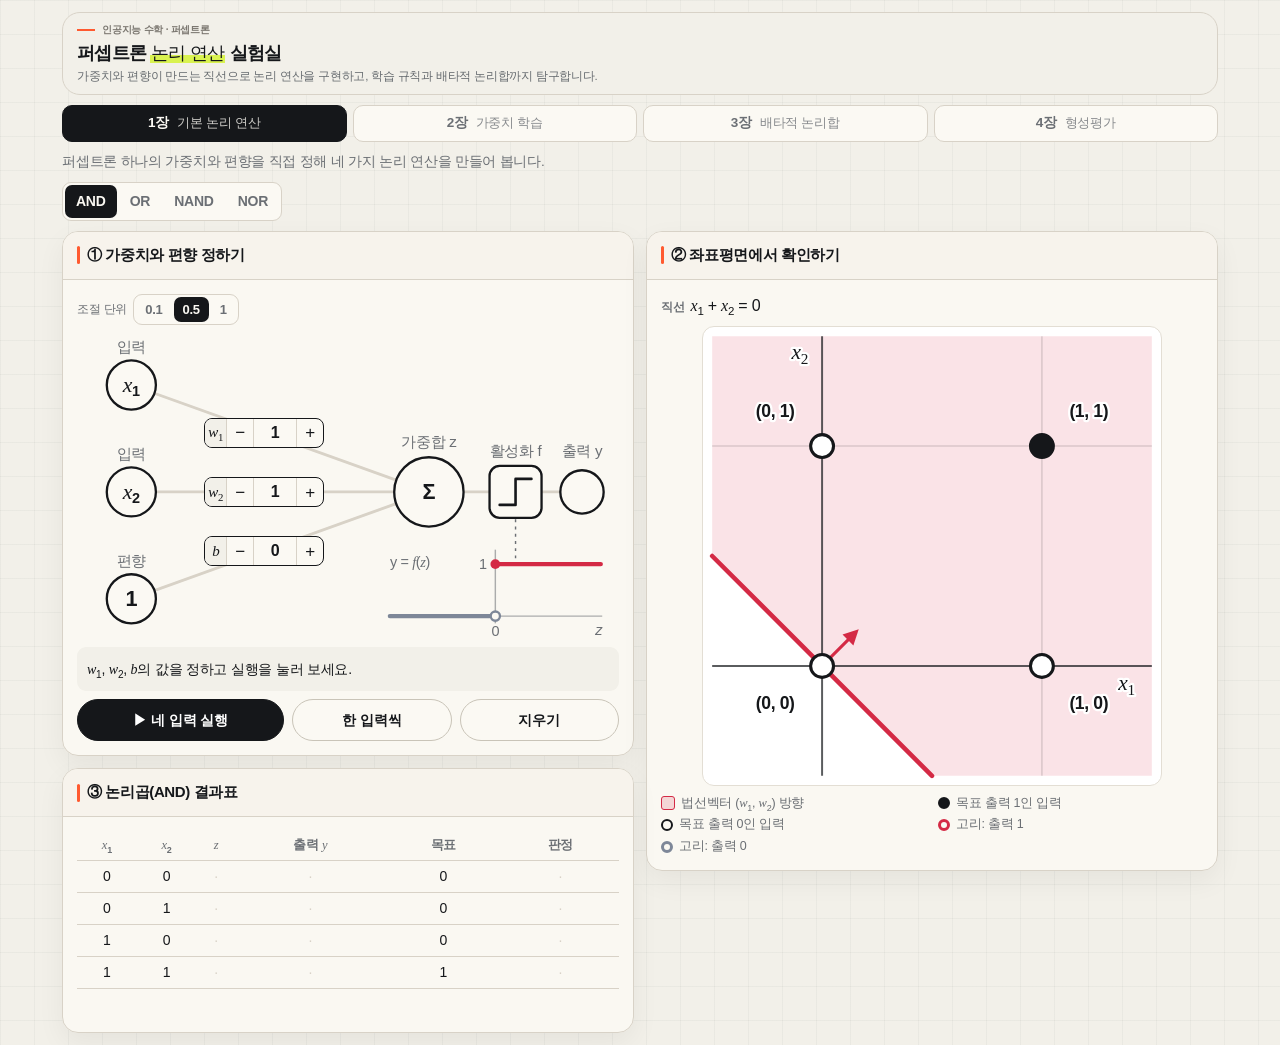
<file: index.html>
<!DOCTYPE html>
<html lang="ko">
<head>
<meta charset="UTF-8">
<meta name="viewport" content="width=device-width, initial-scale=1">
<title>퍼셉트론 논리 연산 실험실</title>
<style>
  /* ===== 중기쌤의 수학 실험실 공통 테마 =====
     이 :root 블록과 아래 "공통 셸" 영역은 모든 도구가 동일하게 유지합니다.
     도구별 CSS는 파일 아래쪽 "도구 전용" 영역에만 추가하세요. */
  :root{
    --bg:#f2f0e9;
    --panel:#fbf9f3;
    --panel-2:#f4f1e9;
    --line:#d8d2c7;
    --border-soft:#eee9df;
    --text:#15171a;
    --muted:#6b6f74;
    --faint:#9a958a;
    --accent:#ff5a30;
    --accent-weak:rgba(255,90,48,.14);
    --lime:#d9f24f;
    --shadow:0 10px 28px rgba(21,23,26,.055);
    --radius:16px;
  }
  *{box-sizing:border-box}
  html,body{margin:0}
  body{
    background:
      linear-gradient(rgba(21,23,26,.035) 1px, transparent 1px),
      linear-gradient(90deg, rgba(21,23,26,.035) 1px, transparent 1px),
      var(--bg);
    background-size:34px 34px;
    color:var(--text);
    font-family:Pretendard,"Apple SD Gothic Neo","Noto Sans KR",-apple-system,BlinkMacSystemFont,sans-serif;
    letter-spacing:-.015em;
    min-height:100vh;
    -webkit-font-smoothing:antialiased;
  }
  button,input,select{font:inherit;color:inherit}
  .num{font-family:ui-monospace,SFMono-Regular,Consolas,monospace;font-variant-numeric:tabular-nums;letter-spacing:-.01em}

  .app{width:100%;max-width:1180px;margin:0 auto;padding:12px;display:flex;flex-direction:column;gap:10px}

  /* ---- 공통 셸: 상단바 ---- */
  .topbar{
    min-height:72px;
    display:flex;
    gap:14px;
    justify-content:space-between;
    align-items:center;
    padding:10px 14px;
    background:rgba(242,240,233,.90);
    border:1px solid var(--line);
    border-radius:18px;
    backdrop-filter:blur(14px);
  }
  .brand-area{display:flex;align-items:center;gap:18px;min-width:0}
  .home-link{
    display:flex;align-items:center;gap:10px;flex:none;
    color:var(--text);text-decoration:none;
    padding:7px 10px 7px 8px;border-radius:12px;
    transition:background .18s ease;
  }
  .home-link:hover{background:#e7e3d9}
  .home-arrow{
    width:31px;height:31px;border:1px solid #c9c4b8;border-radius:50%;
    display:grid;place-items:center;font-size:16px;line-height:1;background:#fbf9f3;
  }
  .brand-copy{display:block;line-height:1.15}
  .brand-copy strong{display:block;font-size:14px;font-weight:800;letter-spacing:-.035em}
  .brand-copy small{
    display:block;margin-top:4px;color:#8a8d90;
    font-family:ui-monospace,SFMono-Regular,Consolas,monospace;
    font-size:7.5px;letter-spacing:.13em;white-space:nowrap;
  }
  .top-divider{width:1px;height:34px;background:#d3cec3;flex:none}
  .title-row{display:block;min-width:0}
  .eyebrow{
    display:flex;align-items:center;gap:7px;margin-bottom:4px;
    color:#7b7770;font-size:10px;font-weight:750;white-space:nowrap;
  }
  .eyebrow span{display:block;width:18px;height:2px;background:var(--accent)}
  h1{
    font-size:clamp(18px,1.25vw,24px);
    margin:0;
    font-weight:800;letter-spacing:-.04em;white-space:nowrap;
  }
  h1 em{
    font-style:normal;font-weight:500;
    background:linear-gradient(transparent 60%,var(--lime) 0);
    padding:0 .04em;
  }
  .subtitle{margin:4px 0 0;color:#666b6f;font-size:11.5px}
  .badge{
    display:inline-flex;align-items:center;gap:7px;flex:none;
    background:#15171a;color:#fff;border:0;
    border-radius:999px;padding:8px 12px;font-weight:700;font-size:12px;white-space:nowrap;
  }
  .dot{width:9px;height:9px;border-radius:50%;background:#73c48f}

  /* ---- 공통 셸: 패널 ----
     기본은 "넓은 그림 영역 + 좁은 설정 영역" 2단입니다.
     패널 수가 다르면 grid-template-columns만 바꾸고, 좁은 화면에서 1단으로
     떨어지는 @media (max-width:900px) 규칙은 남겨 두세요. */
  .workspace{display:grid;grid-template-columns:minmax(0,1.55fr) minmax(300px,1fr);gap:10px}
  .panel{
    min-width:0;
    display:flex;flex-direction:column;
    background:rgba(251,249,243,.96);
    border:1px solid var(--line);
    border-radius:var(--radius);
    box-shadow:var(--shadow);
    overflow:hidden;
  }
  .panel-head{
    flex:0 0 auto;
    padding:12px 14px;
    border-bottom:1px solid var(--line);
    background:rgba(247,244,236,.92);
  }
  .panel-title{
    font-size:15px;font-weight:800;letter-spacing:-.025em;
    position:relative;padding-left:10px;
  }
  .panel-title::before{
    content:"";position:absolute;left:0;top:.15em;bottom:.15em;
    width:3px;border-radius:3px;background:var(--accent);
  }
  .panel-desc{color:#74716b;font-size:11.5px;margin-top:5px;line-height:1.45}
  .panel-body{flex:1;min-height:0;padding:14px}

  /* ---- 공통 셸: 버튼 ---- */
  .btn{
    border:1px solid #c9c4b8;background:#fbf9f3;color:#15171a;
    border-radius:999px;font-weight:700;font-size:12.5px;
    padding:9px 14px;cursor:pointer;line-height:1;
    transition:background .15s ease,border-color .15s ease,transform .15s ease;
  }
  .btn:hover:not(:disabled){transform:translateY(-1px);border-color:#15171a;background:#f2efe6}
  .btn:disabled{opacity:.4;cursor:not-allowed;transform:none}
  .btn.primary{background:#15171a;color:#fff;border-color:#15171a}
  .btn.primary:hover:not(:disabled){background:#2b2e31}
  .btn.danger{color:#a73b2c}
  .btn.icon-btn{width:38px;height:38px;padding:0;border-radius:10px;font-size:18px;display:grid;place-items:center}

  /* ---- 공통 셸: 그림 영역 (캔버스·SVG) ---- */
  .chart-wrap{background:#fff;border:1px solid #e3ded4;border-radius:12px;overflow:hidden;position:relative}
  .chart-wrap canvas,.chart-wrap svg{display:block;width:100%;height:100%}

  /* ---- 공통 셸: 입력·지표·안내 (쓰지 않는 것은 지우세요) ---- */
  .controls{display:grid;grid-template-columns:repeat(2,minmax(0,1fr));gap:9px}
  .control{display:flex;flex-direction:column;gap:5px}
  .control label{font-size:11px;color:var(--muted);font-weight:800}
  .control input{
    width:100%;padding:9px 10px;font-weight:700;
    border:1px solid #d3cec3;background:#fff;color:var(--text);border-radius:10px;
  }
  .control input:focus{outline:3px solid rgba(217,242,79,.42);border-color:#9aa64b}
  .control input[type="range"]{
    padding:0;height:22px;border:0;border-radius:0;background:transparent;
    accent-color:#15171a;cursor:pointer;
  }
  .checkbox-control{
    justify-content:center;min-height:58px;padding:8px 10px;
    border:1px solid var(--line);background:var(--panel-2);border-radius:12px;
  }
  .checkbox-control label{display:flex;align-items:center;gap:8px;color:var(--text);cursor:pointer;font-size:11px}
  .checkbox-control input{width:17px;height:17px;padding:0;accent-color:#15171a;cursor:pointer}

  .metrics{display:grid;grid-template-columns:repeat(2,minmax(0,1fr));gap:7px}
  .metric{background:var(--panel-2);border:1px solid #ddd7cc;border-radius:11px;padding:8px 9px;min-width:0}
  .metric .label{color:#77736d;font-size:10px;font-weight:800;margin-bottom:3px}
  .metric .value{
    font-size:15px;font-weight:850;color:var(--text);
    font-variant-numeric:tabular-nums;
    overflow:hidden;text-overflow:ellipsis;white-space:nowrap;
  }

  .formula{
    background:#15171a;color:#f6f2e9;border:1px solid #15171a;border-radius:12px;
    padding:9px 10px;line-height:1.55;font-size:12px;
    font-family:ui-monospace,SFMono-Regular,Consolas,monospace;overflow:auto;
  }
  .note{
    padding:10px 12px;border-radius:10px;
    background:#fff7ed;border:1px solid #fed7aa;color:#9a3412;
    font-size:11px;line-height:1.5;
  }
  .note b{color:#7c2d12;font-weight:800}
  .status{min-height:19px;font-size:11px;line-height:1.4;font-weight:750;color:var(--muted)}
  .status.ok{color:#32724f}
  .status.error{color:#b44634}

  .legend{display:flex;flex-wrap:wrap;gap:6px 12px;align-items:center}
  .legend-item{display:flex;align-items:center;gap:6px;font-size:11px;color:var(--muted)}
  .legend-item i{width:11px;height:11px;border-radius:3px;flex:none}

  /* ---- 공통 셸: 반응형 (이 3개 블록은 그대로 유지) ----
     주의: .topbar에 align-items:stretch를 쓰면 알약 모양 .badge가
     줄바꿈된 제목 높이만큼 세로로 늘어나 거대한 원처럼 깨집니다. */
  @media (max-width:1080px){
    .brand-copy small{display:none}
    .brand-copy strong{font-size:13px}
    .top-divider{height:28px}
  }
  @media (max-width:900px){
    .workspace{grid-template-columns:1fr}
  }
  @media (max-width:820px){
    .topbar{align-items:flex-start}
    .brand-area{align-items:flex-start}
    .home-link{padding-left:2px}
    .top-divider{display:none}
    .brand-copy{display:none}
    .title-row{display:block}
    h1{white-space:normal}
    .eyebrow{white-space:normal}
    .badge{display:none}
  }
  @media (max-width:520px){
    .app{padding:7px}
    .topbar{border-radius:14px;padding:9px 10px}
    .home-arrow{width:34px;height:34px}
    h1{font-size:20px;line-height:1.25}
    .subtitle{font-size:11px;white-space:normal}
    .panel{border-radius:14px}
    .panel-head{padding:12px}
    .btn{min-height:40px}
    .controls{grid-template-columns:1fr}
  }

  /* ===== 도구 전용 CSS는 여기부터 ===== */
  :root{
    --card:#fbf9f3; --ink:#15171a; --rule:#d8d2c7;
    --on:#d42a45; --off:#7d8798; --signal:#1c64d8; --good:#0c7f57; --bad:#b9500a;
    --ha:#0b8a8a; --hb:#7a48d0;
    --body:Pretendard,"Apple SD Gothic Neo","Noto Sans KR",-apple-system,BlinkMacSystemFont,sans-serif;
    --math:"STIX Two Text","Times New Roman",serif;
  }
[hidden]{display:none!important}
.m{font-family:var(--math);font-style:italic;font-weight:500}
sub{font-style:normal;font-size:.72em;line-height:0}
.lead{margin:0;font-size:13.5px;color:var(--muted);max-width:65ch}
.chapters{display:grid;grid-template-columns:repeat(4,1fr);gap:6px}
.chapters a{display:flex;flex-direction:column;align-items:center;padding:6px 4px;border-radius:10px;border:1px solid var(--rule);background:var(--card);color:var(--muted);text-decoration:none;font-weight:600;font-size:13.5px;line-height:1.25;text-align:center}
.chapters a small{font-size:11px;font-weight:500;opacity:.8}
.chapters a.cur{background:var(--ink);color:var(--card);border-color:var(--ink)}
.evalframe{display:block;width:100%;height:1600px;border:0;background:transparent}
.etb{position:sticky;top:6px;z-index:20;display:flex;gap:8px;align-items:center;flex-wrap:wrap;margin-bottom:10px;padding:8px 10px;background:rgba(251,249,243,.97);border:1px solid var(--line);border-radius:14px;box-shadow:var(--shadow)}
.etb-lab{font-size:11px;font-weight:800;color:var(--muted);margin-right:2px}
.etb-sep{width:1px;height:26px;background:var(--line);margin:0 2px}
.etb-b{width:38px;height:38px;border-radius:10px;border:1px solid #c9c4b8;background:#fbf9f3;cursor:pointer;display:inline-grid;place-items:center;padding:0;color:var(--ink)}
.etb-b[aria-pressed="true"]{border:2px solid #15171a;background:#fff}
.etb-b i{display:block;width:16px;height:16px;border-radius:50%}
.etb-b.wide{width:auto;padding:0 10px;display:inline-flex;align-items:center;gap:5px;font-size:12px;font-weight:700;white-space:nowrap}
.etb-b svg{width:16px;height:16px;flex:none}
.etb-b.act{color:#a73b2c}
.etb-b.sz b{display:block;border-radius:50%;background:#15171a}
.chapters a:focus-visible{outline:2px solid var(--signal);outline-offset:2px}
.bar{display:flex;flex-wrap:wrap;align-items:center;gap:6px 10px}
.seg{display:inline-flex;border:1px solid var(--rule);border-radius:9px;background:var(--card);padding:2px;gap:2px;max-width:100%}
.seg input{position:absolute;opacity:0;pointer-events:none}
.seg label{padding:6px 11px;border-radius:7px;font-size:14px;font-weight:600;color:var(--muted);cursor:pointer;white-space:nowrap}
.seg input:checked+label{background:var(--ink);color:var(--card)}
.seg input:focus-visible+label{outline:2px solid var(--signal);outline-offset:1px}
.seg.small label{padding:3px 9px;font-size:13px}
.grid{display:grid;gap:12px;grid-template-columns:minmax(0,1fr);grid-template-areas:"net" "plane" "table"}
.tool{display:flex;flex-direction:column;gap:10px;font-size:15px;line-height:1.5}
.panel-body{display:flex;flex-direction:column;gap:8px}
.panel-head .row{gap:8px 12px}
.c-net{grid-area:net}.c-plane{grid-area:plane}.c-table{grid-area:table}.c-calc{grid-area:calc}
.grid.g2{grid-template-areas:"net" "plane" "calc" "table"}
.btn.sm{height:32px;font-size:13px;padding:0 12px}
.chk{display:flex;align-items:center;gap:6px;font-size:13px;font-weight:600;cursor:pointer}
.chk input{width:18px;height:18px;accent-color:var(--ink)}
.ask{border:2px solid var(--signal);border-radius:10px;padding:8px;display:flex;flex-direction:column;gap:8px}
.ask .q{font-size:14px;font-weight:600}
.ask .opts{display:grid;grid-template-columns:1fr 1fr;gap:8px}
.ask .msg{color:var(--bad);font-size:13px;font-weight:600}
.row{display:flex;align-items:center;justify-content:space-between;gap:8px;flex-wrap:wrap}
.unit{display:flex;align-items:center;gap:6px;font-size:12px;color:var(--muted)}

/* 신경망 */
.net{position:relative;width:100%;max-width:520px;margin:0 auto;aspect-ratio:360/212}
.net.mlp{aspect-ratio:360/276}
.msteps{display:block;width:100%;max-width:520px;margin:0 auto;overflow:visible}
.stitle{font:600 10.5px var(--body)}.stitle.ka{fill:var(--ha)}.stitle.kb{fill:var(--hb)}.stitle.kr{fill:var(--on)}
.net svg{position:absolute;inset:0;width:100%;height:100%;overflow:visible}
.edge{stroke:var(--rule);stroke-width:2}
.node{fill:var(--card);stroke:var(--ink);stroke-width:1.6;transition:fill .2s,stroke .2s}
.node.lit{stroke:var(--signal);stroke-width:2.6}
.node.on{fill:var(--on);stroke:var(--on)}
.node.off{fill:var(--off);stroke:var(--off)}
.node.ka{stroke:var(--ha);stroke-width:2.2}.node.kb{stroke:var(--hb);stroke-width:2.2}.node.kr{stroke:var(--on);stroke-width:2.2}
.node.sel{stroke-width:4}
.node.on.ka,.node.on.kb,.node.on.kr{stroke:var(--on)}.node.off.ka,.node.off.kb,.node.off.kr{stroke:var(--off)}
.tap{cursor:pointer}
.ntext{fill:var(--ink);font-size:15px;text-anchor:middle;dominant-baseline:central;font-weight:600;font-variant-numeric:tabular-nums;pointer-events:none}
.ntext.inv{fill:#fff}
.nlabel{fill:var(--muted);font-size:10.5px;text-anchor:middle;font-family:var(--body)}
.wlab{font:600 11px var(--body);text-anchor:middle;paint-order:stroke;stroke:var(--card);stroke-width:3px;stroke-linejoin:round;font-variant-numeric:tabular-nums}
.wlab.ka{fill:var(--ha)}.wlab.kb{fill:var(--hb)}.wlab.kr{fill:var(--on)}
.wlab{transition:font-size .2s}.wlab.hit{font-size:14px;stroke:color-mix(in srgb,var(--signal) 22%,var(--card));stroke-width:7px}
.glyph{fill:none;stroke:var(--ink);stroke-width:1.8;stroke-linejoin:round;stroke-linecap:round}
.pulse{fill:var(--signal);opacity:0;filter:drop-shadow(0 0 3px var(--signal))}
.trail{stroke:var(--signal);stroke-width:3;stroke-linecap:round;opacity:0;transition:opacity .25s}
.net .wctl{transition:border-color .2s,box-shadow .2s}
.net .wctl.hit{border-color:var(--signal);box-shadow:0 0 0 3px color-mix(in srgb,var(--signal) 28%,transparent)}
.wctl{display:flex;align-items:stretch;height:30px;background:var(--card);border:1.5px solid var(--ink);border-radius:8px;overflow:hidden}
.net .wctl{position:absolute;transform:translate(-50%,-50%)}
.wctl label{width:22px;display:flex;align-items:center;justify-content:center;font-size:15px;background:var(--bg);border-right:1px solid var(--rule)}
.wctl button{width:26px;border:0;background:transparent;color:var(--ink);font-size:17px;line-height:1;cursor:pointer;padding:0;font-family:var(--body)}
.wctl button:active{background:var(--rule)}
.wctl input{width:44px;border:0;border-left:1px solid var(--rule);border-right:1px solid var(--rule);background:transparent;color:var(--ink);text-align:center;font-size:16px;font-family:var(--body);font-weight:600;padding:0;font-variant-numeric:tabular-nums;border-radius:0;transition:background .3s}
.wctl input.flash{background:color-mix(in srgb,var(--signal) 30%,transparent)}
.wctl button:focus-visible,.wctl input:focus-visible,.btn:focus-visible{outline:2px solid var(--signal);outline-offset:-2px}
.caption{min-height:44px;margin:0;padding:7px 10px;border-radius:9px;background:var(--bg);font-size:14px;display:flex;align-items:center;font-variant-numeric:tabular-nums}
.caption.two{min-height:62px}
.calc{min-height:132px;margin:0;padding:7px 10px;border-radius:9px;background:var(--bg);font-size:13.5px;line-height:1.5;font-variant-numeric:tabular-nums}
.calc div{white-space:normal;overflow:visible;overflow-wrap:break-word}.calc div.wrapok{white-space:normal}
.calc .hd{font-weight:700}
.rule{font-size:14px;margin:0}
.chips{list-style:none;margin:0;padding:0;display:grid;grid-template-columns:repeat(4,1fr);gap:6px}
.chips li{border:1px solid var(--rule);border-radius:8px;padding:3px 2px;text-align:center;font-size:12.5px;font-variant-numeric:tabular-nums;color:var(--muted);white-space:nowrap}
.chips li.cur{border-color:var(--signal);box-shadow:0 0 0 1px var(--signal)}
.chips li.ok{color:var(--good);border-color:var(--good);font-weight:600}
.chips li.ng{color:var(--bad);border-color:var(--bad);font-weight:600}
.btns{display:grid;grid-template-columns:1.3fr 1fr 1fr;gap:8px}
.btns.four{grid-template-columns:repeat(4,1fr);gap:6px}
.btns.four .btn{font-size:13px}

/* 다층 퍼셉트론 편집기 */
.editor{display:flex;flex-direction:column;gap:6px}
.steps3{display:grid;grid-template-columns:repeat(3,minmax(0,1fr));gap:6px}
.steps3 .fld{display:flex;flex-direction:column;gap:2px;align-items:center;font-size:12px;color:var(--muted);min-width:0}
.steps3 .wctl{width:100%;max-width:120px}
.steps3 .wctl button{flex:1}
.steps3 .wctl input{width:40px;flex:1.4;min-width:0}
.fx{font-size:14.5px;margin:0;font-variant-numeric:tabular-nums}
details{font-size:13px;color:var(--muted)}
summary{cursor:pointer;font-weight:600}

/* 좌표평면 */
.eq{font-size:16px;font-variant-numeric:tabular-nums}
.eq .tag{font-size:12px;color:var(--muted);margin-right:6px;font-weight:600}
.plane{width:100%;max-width:min(460px,56vh);margin:0 auto;aspect-ratio:1}
.plane svg{width:100%;height:100%;display:block}
.plane svg,.planes svg{--card:#fff;background:#fff;border:1px solid #e3ded4;border-radius:12px}
.planes svg{display:block;width:100%}
.planes{display:grid;grid-template-columns:repeat(auto-fit,minmax(215px,1fr));gap:10px}
.planes figure{margin:0;display:flex;flex-direction:column;gap:4px;min-width:0}
.planes figcaption{font-size:12.5px;color:var(--muted);font-weight:600}
.r-on{fill-opacity:.13}.r-on.strip{fill-opacity:.3}.r-on.kr{fill:var(--on)}.r-on.ka{fill:var(--ha)}.r-on.kb{fill:var(--hb)}
.gridl{stroke:var(--ink);stroke-opacity:.14;stroke-width:1}
.axis{stroke:var(--ink);stroke-opacity:.7;stroke-width:1.3}
.bline{stroke-width:3;stroke-linecap:round}.bline.kr{stroke:var(--on)}.bline.ka{stroke:var(--ha)}.bline.kb{stroke:var(--hb)}
.gline{stroke:var(--muted);stroke-width:2;stroke-dasharray:5 4;opacity:.7}
.nvec{stroke-width:2;stroke-linecap:round}.nvec.kr{stroke:var(--on)}.nvec.ka{stroke:var(--ha)}.nvec.kb{stroke:var(--hb)}
.nhead.kr{fill:var(--on)}.nhead.ka{fill:var(--ha)}.nhead.kb{fill:var(--hb)}
.llab{font:700 12px var(--body);text-anchor:middle;paint-order:stroke;stroke:var(--card);stroke-width:3.5px;stroke-linejoin:round}
.llab.kr{fill:var(--on)}.llab.ka{fill:var(--ha)}.llab.kb{fill:var(--hb)}
.ptxt{fill:var(--ink);font-size:11.5px;font-family:var(--body);font-weight:600;paint-order:stroke;stroke:var(--card);stroke-width:3px;stroke-linejoin:round;font-variant-numeric:tabular-nums}
.ptxt.ok{fill:var(--good)}.ptxt.ng{fill:var(--bad)}
.axn{fill:var(--ink);font-size:14px;paint-order:stroke;stroke:var(--card);stroke-width:3px;stroke-linejoin:round}
.pt0{fill:var(--card);stroke:var(--ink);stroke-width:2}
.pt1{fill:var(--ink);stroke:var(--ink);stroke-width:2}
.oring{fill:none;stroke-width:4.5}.oring.on{stroke:var(--on)}.oring.off{stroke:var(--off)}
.ring{fill:none;stroke:var(--signal);stroke-width:2.5;animation:blink 1s ease-in-out infinite}
@keyframes blink{50%{opacity:.25}}
.zseg{stroke-width:2;stroke-dasharray:4 3}.zseg.on{stroke:var(--on)}.zseg.off{stroke:var(--off)}
.ztxt{font:700 12px var(--body);paint-order:stroke;stroke:var(--card);stroke-width:3.5px;stroke-linejoin:round;font-variant-numeric:tabular-nums}
.ztxt.on{fill:var(--on)}.ztxt.off{fill:var(--muted)}
.sax{stroke:var(--muted);stroke-width:1;opacity:.55}.scon{stroke:var(--muted);stroke-width:1;stroke-dasharray:2 3}
.sOn{stroke:var(--on);stroke-width:3;stroke-linecap:round}.sOff{stroke:var(--off);stroke-width:3;stroke-linecap:round}
.slab{fill:var(--muted);font-size:10px;font-family:var(--body)}
.sdot{stroke:var(--card);stroke-width:1.2}.sdot.on{fill:var(--on)}.sdot.off{fill:var(--off)}.sdot.cur{fill:var(--signal)}
.clab{font:700 10.5px var(--body);text-anchor:middle;fill:var(--ink);paint-order:stroke;stroke:var(--card);stroke-width:3px;font-variant-numeric:tabular-nums}
.legend{display:grid;grid-template-columns:1fr 1fr;gap:3px 12px;font-size:12.5px;color:var(--muted);margin:0;padding:0;list-style:none}
.legend li{display:flex;align-items:center;gap:6px;white-space:nowrap}
.sw{width:14px;height:14px;border-radius:3px;flex:none;border:1px solid var(--on);background:color-mix(in srgb,var(--on) 16%,transparent)}
.ldot{width:12px;height:12px;border-radius:50%;flex:none;border:2px solid var(--ink)}
.ldot.f{background:var(--ink)}.ldot.on{border:3.5px solid var(--on)}.ldot.off{border:3.5px solid var(--off)}
.dash{width:16px;border-top:2px dashed var(--muted);flex:none}

/* 표 */
table{width:100%;border-collapse:collapse;font-variant-numeric:tabular-nums;font-size:14px}
th,td{padding:5px 3px;text-align:center;border-bottom:1px solid var(--rule)}
th{font-size:12.5px;color:var(--muted);font-weight:600}
tr.cur td{background:color-mix(in srgb,var(--signal) 12%,transparent)}
td.empty{color:var(--rule)}
.pill{display:inline-block;min-width:26px;padding:0 7px;border-radius:99px;font-weight:700;color:#fff}
.pill.on{background:var(--on)}.pill.off{background:var(--off)}
.ok{color:var(--good);font-weight:700}.ng{color:var(--bad);font-weight:700}
.verdict{margin:0;font-size:14px;font-weight:600;min-height:21px}
.verdict.ok{color:var(--good)}.verdict.ng{color:var(--bad)}
.logwrap{max-height:232px;overflow:auto;border:1px solid var(--rule);border-radius:9px}
.logwrap table{font-size:13px}.logwrap th{font-size:11.5px;line-height:1.25}
.logwrap th{position:sticky;top:0;background:var(--card);z-index:1}
.logwrap tr.upd td{background:color-mix(in srgb,var(--bad) 10%,transparent)}
.logwrap tr.sep td{border-top:2px solid var(--rule)}

@media (min-width:860px){
  .grid{grid-template-columns:minmax(0,1fr) minmax(0,1fr);grid-template-areas:"net plane" "table plane";align-items:start}
  .grid.g2{grid-template-areas:"net plane" "calc plane" "table plane"}

  .chips{display:none}
  .chapters a{flex-direction:row;justify-content:center;gap:8px;padding:9px}
  .chapters a small{font-size:13px}
}
@media (prefers-reduced-motion:reduce){.ring{animation:none}.node{transition:none}}
.btn{height:42px;font-size:14px;padding:0 4px;white-space:nowrap}
.btns.four .btn{font-size:13px}
</style>
</head>
<body>

<div class="app">
  <div class="topbar">
    <div class="brand-area">
      <div class="title-row">
        <div class="eyebrow"><span></span>인공지능 수학 · 퍼셉트론</div>
        <h1>퍼셉트론 <em>논리 연산</em> 실험실</h1>
        <p class="subtitle">가중치와 편향이 만드는 직선으로 논리 연산을 구현하고, 학습 규칙과 배타적 논리합까지 탐구합니다.</p>
      </div>
    </div>
  </div>

  <div class="tool">
  <nav class="chapters" aria-label="챕터">
    <a href="#ch1" data-ch="1">1장<small>기본 논리 연산</small></a>
    <a href="#ch2" data-ch="2">2장<small>가중치 학습</small></a>
    <a href="#ch3" data-ch="3">3장<small>배타적 논리합</small></a>
    <a href="#ch4" data-ch="4">4장<small>형성평가</small></a>
  </nav>
  <p class="lead" id="lead"></p>

  <!-- 1장 연산 선택 -->
  <div class="bar" id="bar1">
    <div class="seg" role="radiogroup" aria-label="논리 연산 선택">
      <input type="radio" name="gate" id="gAnd" value="and" checked><label for="gAnd">AND</label>
      <input type="radio" name="gate" id="gOr" value="or"><label for="gOr">OR</label>
      <input type="radio" name="gate" id="gNand" value="nand"><label for="gNand">NAND</label>
      <input type="radio" name="gate" id="gNor" value="nor"><label for="gNor">NOR</label>
    </div>
  </div>
  <!-- 3장 방식 선택 -->
  <div class="bar" id="bar3" hidden>
    <div class="seg" role="radiogroup" aria-label="신경망 구조 선택">
      <input type="radio" name="xmode" id="xm1" value="single" checked><label for="xm1">단층 퍼셉트론</label>
      <input type="radio" name="xmode" id="xm2" value="mlp"><label for="xm2">다층 퍼셉트론</label>
    </div>
  </div>

  <!-- ===== 실험실: 1장, 3장(단층 퍼셉트론) ===== -->
  <main class="grid" id="lab">
    <article class="panel c-net" aria-label="인공신경망">
      <div class="panel-head"><div><div class="panel-title">① 가중치와 편향 정하기</div></div></div>
      <div class="panel-body">
      <div class="row">
        <div class="unit"><span>조절 단위</span>
          <div class="seg small" role="radiogroup" aria-label="조절 단위">
            <input type="radio" name="unit" id="u01" value="0.1"><label for="u01">0.1</label>
            <input type="radio" name="unit" id="u05" value="0.5" checked><label for="u05">0.5</label>
            <input type="radio" name="unit" id="u1" value="1"><label for="u1">1</label>
          </div>
        </div>
      </div>
      <div class="net" id="aNet"></div>
      <p class="caption" id="aCaption" aria-live="polite"></p>
      <ol class="chips" id="aChips" aria-label="입력별 결과"></ol>
      <div class="btns">
        <button type="button" class="btn primary" id="aRun">▶ 네 입력 실행</button>
        <button type="button" class="btn" id="aStep">한 입력씩</button>
        <button type="button" class="btn" id="aClear">지우기</button>
      </div>
    </div>
    </article>
    <article class="panel c-plane" aria-label="좌표평면">
      <div class="panel-head"><div><div class="panel-title">② 좌표평면에서 확인하기</div></div></div>
      <div class="panel-body">
      <div class="eq" id="aEq"></div>
      <div class="plane"><svg id="aPlane" viewBox="0 0 300 300" role="img" aria-label="입력 좌표평면"></svg></div>
      <ul class="legend">
        <li><span class="sw"></span><span>법선벡터 (<span class="m">w</span><sub>1</sub>, <span class="m">w</span><sub>2</sub>) 방향</span></li>
        <li><span class="ldot f"></span><span>목표 출력 1인 입력</span></li>
        <li><span class="ldot"></span><span>목표 출력 0인 입력</span></li>
        <li><span class="ldot on"></span><span>고리: 출력 1</span></li>
        <li><span class="ldot off"></span><span>고리: 출력 0</span></li>
      </ul>
    </div>
    </article>
    <article class="panel c-table" aria-label="논리 연산 결과표">
      <div class="panel-head"><div><div class="panel-title" id="aTblTitle"></div></div></div>
      <div class="panel-body">
      <table>
        <thead><tr>
          <th><span class="m">x</span><sub>1</sub></th><th><span class="m">x</span><sub>2</sub></th>
          <th><span class="m">z</span></th><th>출력 <span class="m">y</span></th><th>목표</th><th>판정</th>
        </tr></thead>
        <tbody id="aTbody"></tbody>
      </table>
      <p class="verdict" id="aVerdict"></p>
    </div>
    </article>
  </main>

  <!-- ===== 2장: 가중치 학습 ===== -->
  <main class="grid" id="learn" hidden>
    <article class="panel c-net" aria-label="학습 과정">
      <div class="panel-head"><div><div class="panel-title">① 학습 과정 따라가기</div></div></div>
      <div class="panel-body">
      <div class="row">
        <div class="seg small" role="radiogroup" aria-label="학습할 논리 연산">
          <input type="radio" name="lgate" id="lgAnd" value="and" checked><label for="lgAnd">AND</label>
          <input type="radio" name="lgate" id="lgOr" value="or"><label for="lgOr">OR</label>
          <input type="radio" name="lgate" id="lgNand" value="nand"><label for="lgNand">NAND</label>
          <input type="radio" name="lgate" id="lgNor" value="nor"><label for="lgNor">NOR</label>
          <input type="radio" name="lgate" id="lgXor" value="xor"><label for="lgXor">XOR</label>
        </div>
      </div>
      <p class="rule"><span class="m">w<sub>i</sub></span> ← <span class="m">w<sub>i</sub></span> + (<span class="m">t</span> − <span class="m">y</span>)<span class="m">x<sub>i</sub></span>,&nbsp; <span class="m">b</span> ← <span class="m">b</span> + (<span class="m">t</span> − <span class="m">y</span>)</p>
      <p class="lead"><span class="m">t</span>: 목표 출력(정답), <span class="m">y</span>: 퍼셉트론이 낸 출력, <span class="m">t</span> − <span class="m">y</span>: 오차, <span class="m">x<sub>i</sub></span>: 입력</p>
      <div class="net" id="lNet"></div>
      <div class="calc" id="lCalc" aria-live="polite"></div>
      <div class="btns four">
        <button type="button" class="btn primary" id="lStep">한 단계</button>
        <button type="button" class="btn" id="lEpoch">한 바퀴</button>
        <button type="button" class="btn" id="lAuto">끝까지</button>
        <button type="button" class="btn" id="lReset">처음부터</button>
      </div>
    </div>
    </article>
    <article class="panel c-plane" aria-label="좌표평면">
      <div class="panel-head"><div><div class="panel-title">② 직선이 움직이는 모습</div></div></div>
      <div class="panel-body">
      <div class="eq" id="lEq"></div>
      <div class="plane"><svg id="lPlane" viewBox="0 0 300 300" role="img" aria-label="학습 중인 직선"></svg></div>
      <ul class="legend">
        <li><span class="ldot f"></span><span>목표 1</span></li>
        <li><span class="ldot"></span><span>목표 0</span></li>
        <li><span class="ldot on"></span><span>고리: 지금 출력 1</span></li>
        <li><span class="ldot off"></span><span>고리: 지금 출력 0</span></li>
        <li><span class="dash"></span><span>갱신 전 직선</span></li>
      </ul>
    </div>
    </article>
    <article class="panel c-table" aria-label="학습 기록">
      <div class="panel-head"><div><div class="panel-title">③ 학습 기록</div><div class="panel-desc">갱신이 일어난 줄은 색으로 표시됩니다.</div></div></div>
      <div class="panel-body">
      <div class="logwrap" id="lLogWrap">
        <table>
          <thead><tr><th>바퀴</th><th>입력</th><th>목표 <span class="m">t</span></th><th>출력 <span class="m">y</span></th><th>오차 <span class="m">t</span>−<span class="m">y</span></th>
            <th><span class="m">w</span><sub>1</sub></th><th><span class="m">w</span><sub>2</sub></th><th><span class="m">b</span></th></tr></thead>
          <tbody id="lLog"></tbody>
        </table>
      </div>
      <p class="verdict" id="lStatus"></p>
    </div>
    </article>
  </main>

  <!-- ===== 3장: 다층 퍼셉트론 ===== -->
  <main class="grid" id="mlp" hidden>
    <article class="panel c-net" aria-label="다층 퍼셉트론">
      <div class="panel-head"><div><div class="panel-title">① 뉴런을 골라 가중치와 편향 정하기</div></div></div>
      <div class="panel-body">
      <div class="net mlp">
        <svg viewBox="0 0 360 276" id="mSvg">
          <line class="edge" x1="36" y1="52" x2="176" y2="52"/><line class="edge" x1="36" y1="52" x2="176" y2="144"/>
          <line class="edge" x1="36" y1="144" x2="176" y2="52"/><line class="edge" x1="36" y1="144" x2="176" y2="144"/>
          <line class="edge" x1="176" y1="52" x2="312" y2="98"/><line class="edge" x1="176" y1="144" x2="312" y2="98"/>
          <line class="edge" x1="36" y1="240" x2="176" y2="52"/><line class="edge" x1="36" y1="240" x2="176" y2="144"/>
          <line class="edge" x1="176" y1="240" x2="312" y2="98"/>
          <line class="trail" id="mf1"/><line class="trail" id="mf2"/><line class="trail" id="mf3"/>
          <line class="trail" id="mf4"/><line class="trail" id="mf5"/><line class="trail" id="mf6"/>
          <line class="trail" id="mf7"/><line class="trail" id="mf8"/><line class="trail" id="mf9"/>
          <circle class="pulse" id="mp1" r="5"/><circle class="pulse" id="mp2" r="5"/><circle class="pulse" id="mp3" r="5"/>
          <circle class="pulse" id="mp4" r="5"/><circle class="pulse" id="mp5" r="5"/><circle class="pulse" id="mp6" r="5"/>
          <circle class="pulse" id="mp7" r="5"/><circle class="pulse" id="mp8" r="5"/><circle class="pulse" id="mp9" r="5"/>
          <text class="wlab ka" id="mw_h1_w1" x="106" y="46"></text>
          <text class="wlab ka" id="mw_h1_w2" x="84" y="130"></text>
          <text class="wlab kb" id="mw_h2_w1" x="84" y="74"></text>
          <text class="wlab kb" id="mw_h2_w2" x="106" y="158"></text>
          <text class="wlab kr" id="mw_o_w1" x="250" y="66"></text>
          <text class="wlab kr" id="mw_o_w2" x="250" y="138"></text>
          <text class="wlab ka" id="mw_h1_b" x="62" y="196"></text>
          <text class="wlab kb" id="mw_h2_b" x="78" y="234"></text>
          <text class="wlab kr" id="mw_o_b" x="256" y="182"></text>
          <circle class="node" id="mnX1" cx="36" cy="52" r="16"/><text class="ntext" id="mtX1" x="36" y="52"></text>
          <circle class="node" id="mnX2" cx="36" cy="144" r="16"/><text class="ntext" id="mtX2" x="36" y="144"></text>
          <circle class="node ka tap" id="mnH1" data-n="h1" cx="176" cy="52" r="20"/><text class="ntext" id="mtH1" x="176" y="52"></text>
          <circle class="node kb tap" id="mnH2" data-n="h2" cx="176" cy="144" r="20"/><text class="ntext" id="mtH2" x="176" y="144"></text>
          <circle class="node kr tap" id="mnO" data-n="o" cx="312" cy="98" r="20"/><text class="ntext" id="mtO" x="312" y="98"></text>
          <text class="nlabel" x="312" y="70">출력</text>
          <text class="nlabel" x="36" y="216">편향</text><circle class="node" id="mnB1" cx="36" cy="240" r="16"/><text class="ntext" x="36" y="240">1</text>
          <text class="nlabel" x="176" y="216">편향</text><circle class="node" id="mnB2" cx="176" cy="240" r="16"/><text class="ntext" x="176" y="240">1</text>
        </svg>
      </div>
      <svg id="mSteps" class="msteps" viewBox="0 0 360 64" role="img" aria-label="세 뉴런의 계단함수 그래프"></svg>
      <div class="editor">
        <div class="seg small" role="radiogroup" aria-label="뉴런 선택">
          <input type="radio" name="msel" id="ms1" value="h1" checked><label for="ms1"><span class="m">h</span><sub>1</sub> 뉴런</label>
          <input type="radio" name="msel" id="ms2" value="h2"><label for="ms2"><span class="m">h</span><sub>2</sub> 뉴런</label>
          <input type="radio" name="msel" id="ms3" value="o"><label for="ms3">출력 <span class="m">y</span> 뉴런</label>
        </div>
        <div class="steps3">
          <div class="fld"><span id="mL1"></span>
            <div class="wctl"><button type="button" data-mk="w1" data-d="-1" aria-label="첫째 가중치 줄이기">−</button><input id="mP1" type="text" inputmode="decimal" autocomplete="off" aria-label="첫째 가중치"><button type="button" data-mk="w1" data-d="1" aria-label="첫째 가중치 늘리기">+</button></div></div>
          <div class="fld"><span id="mL2"></span>
            <div class="wctl"><button type="button" data-mk="w2" data-d="-1" aria-label="둘째 가중치 줄이기">−</button><input id="mP2" type="text" inputmode="decimal" autocomplete="off" aria-label="둘째 가중치"><button type="button" data-mk="w2" data-d="1" aria-label="둘째 가중치 늘리기">+</button></div></div>
          <div class="fld"><span>편향</span>
            <div class="wctl"><button type="button" data-mk="b" data-d="-1" aria-label="편향 줄이기">−</button><input id="mP3" type="text" inputmode="decimal" autocomplete="off" aria-label="편향"><button type="button" data-mk="b" data-d="1" aria-label="편향 늘리기">+</button></div></div>
        </div>
        <p class="fx" id="mFx"></p>
        <details><summary>힌트</summary>배타적 논리합은 "NAND와 OR의 결과를 AND로 묶은 것"과 같습니다. 1장에서 찾은 값을 뉴런 세 개에 나누어 넣어 보세요.</details>
      </div>
      <p class="caption two" id="mCaption" aria-live="polite"></p>
      <ol class="chips" id="mChips" aria-label="입력별 결과"></ol>
      <div class="btns">
        <button type="button" class="btn primary" id="mRun">▶ 네 입력 실행</button>
        <button type="button" class="btn" id="mStep">한 입력씩</button>
        <button type="button" class="btn" id="mClear">지우기</button>
      </div>
    </div>
    </article>
    <article class="panel c-plane" aria-label="좌표평면">
      <div class="panel-head"><div><div class="panel-title">② 두 평면에서 확인하기</div></div></div>
      <div class="panel-body">
      <div class="planes">
        <figure><figcaption>입력 평면: <span class="m">h</span><sub>1</sub>, <span class="m">h</span><sub>2</sub>의 직선</figcaption>
          <svg id="mPlaneX" viewBox="0 0 300 300" role="img" aria-label="입력 평면"></svg></figure>
        <figure><figcaption>은닉 평면: 출력 뉴런의 직선</figcaption>
          <svg id="mPlaneH" viewBox="0 0 300 300" role="img" aria-label="은닉 평면"></svg></figure>
      </div>
      <p class="lead">입력 평면의 색 띠는 각 직선의 법선벡터 방향(출력 1인 쪽)입니다. 은닉 평면의 점은 각 입력이 (<span class="m">h</span><sub>1</sub>, <span class="m">h</span><sub>2</sub>)로 옮겨진 위치이고, 옆의 "입력 (…)"은 원래의 (<span class="m">x</span><sub>1</sub>, <span class="m">x</span><sub>2</sub>)입니다. 같은 자리로 옮겨진 입력은 점 하나로 표시합니다.</p>
    </div>
    </article>
    <article class="panel c-table" aria-label="결과표">
      <div class="panel-head"><div><div class="panel-title">③ 배타적 논리합(XOR) 결과표</div></div></div>
      <div class="panel-body">
      <table>
        <thead><tr>
          <th><span class="m">x</span><sub>1</sub></th><th><span class="m">x</span><sub>2</sub></th>
          <th><span class="m">h</span><sub>1</sub></th><th><span class="m">h</span><sub>2</sub></th>
          <th>출력 <span class="m">y</span></th><th>목표</th><th>판정</th>
        </tr></thead>
        <tbody id="mTbody"></tbody>
      </table>
      <p class="verdict" id="mVerdict"></p>
    </div>
    </article>
  </main>

  <!-- ===== 4장: 형성평가 (perceptron-test/를 불러와 보여 줌) ===== -->
  <section id="evalSec" hidden>
    <div class="etb" id="evalTools" role="toolbar" aria-label="그리기 도구">
      <span class="etb-lab">펜</span>
      <button type="button" class="etb-b" data-mode="pen" data-color="#15171a" aria-pressed="true" title="검정 펜"><i style="background:#15171a"></i></button>
      <button type="button" class="etb-b" data-mode="pen" data-color="#1c6fd8" aria-pressed="false" title="파랑 펜"><i style="background:#1c6fd8"></i></button>
      <button type="button" class="etb-b" data-mode="pen" data-color="#e0394f" aria-pressed="false" title="빨강 펜"><i style="background:#e0394f"></i></button>
      <span class="etb-sep"></span>
      <button type="button" class="etb-b sz" data-size="1.5" aria-pressed="false" title="가는 펜"><b style="width:4px;height:4px"></b></button>
      <button type="button" class="etb-b sz" data-size="2.5" aria-pressed="true" title="보통 펜"><b style="width:7px;height:7px"></b></button>
      <button type="button" class="etb-b sz" data-size="4" aria-pressed="false" title="굵은 펜"><b style="width:11px;height:11px"></b></button>
      <span class="etb-sep"></span>
      <button type="button" class="etb-b wide" data-mode="erase" aria-pressed="false" title="문지른 부분만 지웁니다">
        <svg viewBox="0 0 24 24" fill="none" stroke="currentColor" stroke-width="2" stroke-linejoin="round"><path d="M4 16l9-9 6 6-6 6H8z"/><path d="M8 19h12"/></svg>지우개</button>
      <button type="button" class="etb-b wide" data-mode="stroke" aria-pressed="false" title="닿은 선을 한 번에 통째로 지웁니다">
        <svg viewBox="0 0 24 24" fill="none" stroke="currentColor" stroke-width="2" stroke-linecap="round"><path d="M3 17c4-8 7 2 10-5s5-6 8-4"/><path d="M15 15l6 6M21 15l-6 6"/></svg>선 지우개</button>
      <button type="button" class="etb-b wide act" data-act="clearInk" title="모든 칸의 그림을 지웁니다 (가중치는 그대로)">
        <svg viewBox="0 0 24 24" fill="none" stroke="currentColor" stroke-width="2" stroke-linecap="round" stroke-linejoin="round"><path d="M4 7h16M9 7V4h6v3M6 7l1 13h10l1-13"/></svg>그림 전체 지우기</button>
    </div>
    <iframe class="evalframe" id="evalFrame" title="퍼셉트론 형성평가"></iframe>
  </section>
  </div>
</div>

<script>
(function(){
  "use strict";
  var $=function(id){return document.getElementById(id);};
  var CASES=[[0,0],[0,1],[1,0],[1,1]];
  var GATES={
    and:{name:"논리곱(AND)", f:function(a,b){return a&b;}},
    or:{name:"논리합(OR)", f:function(a,b){return a|b;}},
    nand:{name:"부정 논리곱(NAND)", f:function(a,b){return 1-(a&b);}},
    nor:{name:"부정 논리합(NOR)", f:function(a,b){return 1-(a|b);}},
    xor:{name:"배타적 논리합(XOR)", f:function(a,b){return a^b;}}
  };
  var CANCEL={};
  var reduce=window.matchMedia&&window.matchMedia("(prefers-reduced-motion: reduce)").matches;

  // ---------- 공통: 수 ----------
  function r2(n){return Math.round(n*100)/100;}
  function r6(n){return Math.round(n*1e6)/1e6;}
  function num(n){var s=String(r2(n)); if(s==="-0")s="0"; return s.replace("-","−");}
  function par(n){return n<0?"("+num(n)+")":num(n);}
  function step01(z){return z>=0?1:0;}
  function zOf(p,a,b){return r6(p.w1*a+p.w2*b+p.b);}
  function V(name,sub){return '<span class="m">'+name+'</span>'+(sub?'<sub>'+sub+'</sub>':'');}
  var X1=V("x","1"), X2=V("x","2"), Z=V("z");
  function linExpr(p,v1,v2){ // w1·v1 + w2·v2 + b 를 교과서식으로
    var parts=[];
    function add(c,v){
      if(c===0) return;
      var a=Math.abs(c), body=(v?(a===1?"":num(a)):num(a))+(v||"");
      parts.push(parts.length===0?((c<0?"−":"")+body):((c<0?" − ":" + ")+body));
    }
    add(p.w1,v1); add(p.w2,v2); add(p.b,"");
    return parts.length?parts.join(""):"0";
  }
  function parseNum(s){return parseFloat(String(s).replace("−","-").replace(",","."));}
  function clampW(v){return r2(Math.max(-9.9,Math.min(9.9,v)));}

  // ---------- 공통: 애니메이션 ----------
  // eng.paused 동안에는 시간이 흐르지 않는다 (멈춤 → 계속)
  function sleep(ms,eng,id){
    return new Promise(function(res,rej){
      var left=ms, last=performance.now();
      function tick(){
        if(id!==eng.runId){rej(CANCEL);return;}
        var now=performance.now(); if(!eng.paused) left-=now-last; last=now;
        left<=0?res():setTimeout(tick,Math.min(left,40));
      }
      setTimeout(tick,Math.min(ms,40));
    });
  }
  function tween(ms,eng,id,fn){
    if(reduce){fn(1);return Promise.resolve();}
    return new Promise(function(res,rej){
      var el=0, last=null;
      function frame(t){
        if(id!==eng.runId){rej(CANCEL);return;}
        if(last!==null&&!eng.paused) el+=t-last; last=t;
        var k=Math.min(1,el/ms); fn(k<.5?2*k*k:1-Math.pow(-2*k+2,2)/2);
        k<1?requestAnimationFrame(frame):res();
      }
      requestAnimationFrame(frame);
    });
  }

  // 신호 점이 (x0,y0)→(x1,y1)로 이동하고, 지나간 자리에 (ox,oy)부터 빛나는 자취를 남긴다
  function flow(el,tr,x0,y0,x1,y1,ms,eng,id,ox,oy){
    if(tr){tr.setAttribute("x1",ox==null?x0:ox);tr.setAttribute("y1",oy==null?y0:oy);tr.setAttribute("x2",x0);tr.setAttribute("y2",y0);tr.style.opacity=.55;}
    el.style.opacity=reduce?0:1;
    return tween(ms,eng,id,function(k){
      var x=x0+(x1-x0)*k, y=y0+(y1-y0)*k;
      el.setAttribute("cx",x);el.setAttribute("cy",y);
      if(tr){tr.setAttribute("x2",x);tr.setAttribute("y2",y);}
    }).then(function(){el.style.opacity=0;});
  }

  // ---------- 공통: 좌표평면 ----------
  var LO=-0.5, HI=1.5, PAD=6, SPAN=288, SQ=[[LO,LO],[HI,LO],[HI,HI],[LO,HI]];
  function setView(v){LO=v?v.lo:-0.5; HI=v?v.hi:1.5; SQ=[[LO,LO],[HI,LO],[HI,HI],[LO,HI]];}
  function halfFor(ps){ // 직선이 화면에 들어오도록 하는 보기 범위의 반너비 (기본 1)
    var half=1;
    ps.forEach(function(q){
      if(!q) return; var n=Math.hypot(q.w1,q.w2); if(n<1e-9) return;
      var d=Math.abs(q.w1*0.5+q.w2*0.5+q.b)/n; // 화면 중심 (0.5, 0.5)에서 직선까지의 거리
      if(d>0.95) half=Math.max(half,d*1.2+0.3);
    });
    return Math.min(half,12);
  }
  function px(x){return PAD+(x-LO)/(HI-LO)*SPAN;}
  function py(y){return PAD+SPAN-(y-LO)/(HI-LO)*SPAN;}
  function clipHalf(p){
    var out=[];
    function f(q){return p.w1*q[0]+p.w2*q[1]+p.b;}
    for(var i=0;i<4;i++){
      var a=SQ[i], c=SQ[(i+1)%4], fa=f(a), fc=f(c);
      if(fa>=0) out.push(a);
      if((fa>=0)!==(fc>=0)){var t=fa/(fa-fc); out.push([a[0]+t*(c[0]-a[0]),a[1]+t*(c[1]-a[1])]);}
    }
    return out;
  }
  function clipPoly(poly,p){
    var out=[], n=poly.length;
    function f(q){return p.w1*q[0]+p.w2*q[1]+p.b;}
    for(var i=0;i<n;i++){
      var a=poly[i], c=poly[(i+1)%n], fa=f(a), fc=f(c);
      if(fa>=0) out.push(a);
      if((fa>=0)!==(fc>=0)){var t=fa/(fa-fc); out.push([a[0]+t*(c[0]-a[0]),a[1]+t*(c[1]-a[1])]);}
    }
    return out;
  }
  function boundary(p){
    if(p.w1===0&&p.w2===0) return null;
    var hit=[];
    function f(q){return p.w1*q[0]+p.w2*q[1]+p.b;}
    for(var i=0;i<4;i++){
      var a=SQ[i], c=SQ[(i+1)%4], fa=f(a), fc=f(c);
      if(fa===0) hit.push(a);
      else if(fc!==0&&(fa>0)!==(fc>0)){var t=fa/(fa-fc); hit.push([a[0]+t*(c[0]-a[0]),a[1]+t*(c[1]-a[1])]);}
    }
    return hit.length>=2?[hit[0],hit[hit.length-1]]:null;
  }
  function ptsStr(poly){return poly.map(function(q){return px(q[0]).toFixed(1)+","+py(q[1]).toFixed(1);}).join(" ");}
  /* o.lines:[{p,cls,label}]  o.ghost:p  o.pts:[{x,y,dx,dy,t,out,cur,label,lcls}]  o.z:{x,y,z,p}  o.ax:[["x","1"],["x","2"]] */
  function planeSVG(o){
    var h="";
    setView(o.half&&o.half>1.0001?{lo:0.5-o.half,hi:0.5+o.half}:null);
    o.lines.forEach(function(l){
      if(l.p.w1===0&&l.p.w2===0) return;
      var on=clipHalf(l.p);
      if(l.strip&&on.length>2){ // 직선 옆 좁은 띠만 칠한다: 0 ≤ z ≤ d|w|
        var d=l.strip*Math.hypot(l.p.w1,l.p.w2);
        on=clipPoly(on,{w1:-l.p.w1,w2:-l.p.w2,b:d-l.p.b});
      }
      if(on.length>2) h+='<polygon class="r-on '+l.cls+(l.strip?" strip":"")+'" points="'+ptsStr(on)+'"/>';
    });
    var zoomed=(HI-LO)>2.001, gstep=(HI-LO)>12?2:1, tstep=Math.max(1,Math.ceil((HI-LO)/8));
    for(var gv=Math.ceil(LO/gstep)*gstep; gv<=HI; gv+=gstep){
      var gc=(gv===0?"axis":"gridl");
      h+='<line class="'+gc+'" x1="'+px(gv).toFixed(1)+'" y1="'+py(LO)+'" x2="'+px(gv).toFixed(1)+'" y2="'+py(HI)+'"/>';
      h+='<line class="'+gc+'" x1="'+px(LO)+'" y1="'+py(gv).toFixed(1)+'" x2="'+px(HI)+'" y2="'+py(gv).toFixed(1)+'"/>';
      if(zoomed&&gv!==0&&gv!==1&&gv%tstep===0){
        h+='<text class="slab" x="'+px(gv).toFixed(1)+'" y="'+(py(0)+12).toFixed(1)+'" text-anchor="middle">'+num(gv)+'</text>';
        h+='<text class="slab" x="'+(px(0)-5).toFixed(1)+'" y="'+(py(gv)+3.5).toFixed(1)+'" text-anchor="end">'+num(gv)+'</text>';
      }
    }
    if(zoomed) h+='<text class="slab" x="292" y="296" text-anchor="end" style="paint-order:stroke;stroke:var(--card);stroke-width:3px">직선이 보이도록 넓혀서 표시</text>';
    var ax=o.ax||[["x","1"],["x","2"]];
    h+='<text class="axn m" x="'+(px(HI)-22)+'" y="'+(py(0)+16)+'">'+ax[0][0]+'<tspan dy="3" font-size="10" font-style="normal">'+ax[0][1]+'</tspan></text>';
    h+='<text class="axn m" x="'+(px(0)-20)+'" y="'+(py(HI)+15)+'">'+ax[1][0]+'<tspan dy="3" font-size="10" font-style="normal">'+ax[1][1]+'</tspan></text>';
    if(o.ghost){
      var gb=boundary(o.ghost);
      if(gb) h+='<line class="gline" x1="'+px(gb[0][0]).toFixed(1)+'" y1="'+py(gb[0][1]).toFixed(1)+'" x2="'+px(gb[1][0]).toFixed(1)+'" y2="'+py(gb[1][1]).toFixed(1)+'"/>';
    }
    o.lines.forEach(function(l){
      var bl=boundary(l.p); if(!bl) return;
      var ax0=px(bl[0][0]), ay0=py(bl[0][1]), ax1=px(bl[1][0]), ay1=py(bl[1][1]);
      h+='<line class="bline '+l.cls+'" x1="'+ax0.toFixed(1)+'" y1="'+ay0.toFixed(1)+'" x2="'+ax1.toFixed(1)+'" y2="'+ay1.toFixed(1)+'"/>';
      var mx=(ax0+ax1)/2, my=(ay0+ay1)/2, L=Math.hypot(l.p.w1,l.p.w2), ux=l.p.w1/L, uy=-l.p.w2/L, ex=mx+ux*34, ey=my+uy*34;
      h+='<line class="nvec '+l.cls+'" x1="'+mx.toFixed(1)+'" y1="'+my.toFixed(1)+'" x2="'+(ex-ux*6).toFixed(1)+'" y2="'+(ey-uy*6).toFixed(1)+'"/>';
      h+='<polygon class="nhead '+l.cls+'" points="'+ex.toFixed(1)+','+ey.toFixed(1)+' '+(ex-ux*10-uy*5).toFixed(1)+','+(ey-uy*10+ux*5).toFixed(1)+' '+(ex-ux*10+uy*5).toFixed(1)+','+(ey-uy*10-ux*5).toFixed(1)+'"/>';
      if(l.label){
        var dl=Math.hypot(ax1-ax0,ay1-ay0)||1, k=Math.min(.5,(l.labelAt||26)/dl);
        var lx=ax0+(ax1-ax0)*k-ux*12, ly=ay0+(ay1-ay0)*k-uy*12+4;
        lx=Math.max(16,Math.min(284,lx)); ly=Math.max(16,Math.min(290,ly));
        h+='<text class="llab '+l.cls+'" x="'+lx.toFixed(1)+'" y="'+ly.toFixed(1)+'">'+l.label+'</text>';
      }
    });
    var zc, zx0, zy0;
    if(o.z){
      zc=o.z.z>=0?"on":"off"; zx0=px(o.z.x); zy0=py(o.z.y);
      var n2=o.z.p.w1*o.z.p.w1+o.z.p.w2*o.z.p.w2;
      if(n2>0&&o.z.z!==0){
        var fx=o.z.x-o.z.z*o.z.p.w1/n2, fy=o.z.y-o.z.z*o.z.p.w2/n2;
        h+='<line class="zseg '+zc+'" x1="'+zx0+'" y1="'+zy0+'" x2="'+px(fx).toFixed(1)+'" y2="'+py(fy).toFixed(1)+'"/>';
      }
    }
    o.pts.forEach(function(q){
      var cx=px(q.x)+(q.dx||0), cy=py(q.y)+(q.dy||0);
      if(q.cur) h+='<circle class="ring" cx="'+cx+'" cy="'+cy+'" r="19"/>';
      if(q.out===0||q.out===1) h+='<circle class="oring '+(q.out?"on":"off")+'" cx="'+cx+'" cy="'+cy+'" r="13"/>';
      h+='<circle class="'+(q.t?"pt1":"pt0")+'" cx="'+cx+'" cy="'+cy+'" r="7.5"/>';
    });
    o.pts.forEach(function(q){
      if(!q.label) return;
      var cx=px(q.x), cy=py(q.y), left=q.x<0.5, low=q.y<0.5, e=q.lo||0;
      var tw=q.label.replace(/[가-힣]/g,"xx").length*6.4, lx=cx+(left?-18-e:18+e), anc=left?"end":"start";
      if(!left&&lx+tw>294){anc="end"; lx=294;}
      if(left&&lx-tw<6){anc="start"; lx=6;}
      h+='<text class="ptxt'+(q.lcls?" "+q.lcls:"")+'" text-anchor="'+anc+'" x="'+lx+'" y="'+(cy+(low?28+e:-19-e))+'">'+q.label+'</text>';
    });
    if(o.z){
      var lf=o.z.x<0.5, lw=o.z.y<0.5;
      h+='<text class="ztxt '+zc+'" text-anchor="'+(lf?"start":"end")+'" x="'+(zx0+(lf?-42:42))+'" y="'+(zy0+(lw?-21:30))+'">z = '+num(o.z.z)+(o.z.z>=0?" ≥ 0":" < 0")+'</text>';
    }
    return h;
  }

  // ---------- 공통: 단층 퍼셉트론 도식 ----------
  function tsub(n,s){return '<tspan class="m">'+n+'</tspan><tspan dy="4" font-size="10">'+s+'</tspan>';}
  function buildNet(pre,extra){
    function ctl(k,label,top){
      return '<div class="wctl" style="left:33.9%;top:'+top+'%"><label for="'+pre+k+'" class="m"><span>'+label+'</span></label>'+
        '<button type="button" data-k="'+k+'" data-d="-1" aria-label="'+k+' 줄이기">−</button>'+
        '<input id="'+pre+k+'" type="text" inputmode="decimal" autocomplete="off" aria-label="'+k+'">'+
        '<button type="button" data-k="'+k+'" data-d="1" aria-label="'+k+' 늘리기">+</button></div>';
    }
    $(pre+"Net").innerHTML=
      '<svg viewBox="0 0 360 212" aria-hidden="true">'+
      '<line class="edge" x1="30" y1="36" x2="236" y2="110"/><line class="edge" x1="30" y1="110" x2="236" y2="110"/>'+
      '<line class="edge" x1="30" y1="184" x2="236" y2="110"/><line class="edge" x1="236" y1="110" x2="342" y2="110"/>'+
      [1,2,3,4,5].map(function(n){return '<line class="trail" id="'+pre+'f'+n+'"/>';}).join("")+
      '<circle class="pulse" id="'+pre+'p1" r="6"/><circle class="pulse" id="'+pre+'p2" r="6"/><circle class="pulse" id="'+pre+'p3" r="6"/><circle class="pulse" id="'+pre+'p4" r="6"/>'+
      '<text class="nlabel" x="30" y="13">입력</text><circle class="node" id="'+pre+'nX1" cx="30" cy="36" r="17"/><text class="ntext" id="'+pre+'tX1" x="30" y="36"></text>'+
      '<text class="nlabel" x="30" y="87">입력</text><circle class="node" id="'+pre+'nX2" cx="30" cy="110" r="17"/><text class="ntext" id="'+pre+'tX2" x="30" y="110"></text>'+
      '<text class="nlabel" x="30" y="161">편향</text><circle class="node" id="'+pre+'nB" cx="30" cy="184" r="17"/><text class="ntext" x="30" y="184">1</text>'+
      '<text class="nlabel" x="236" y="79">가중합 z</text><circle class="node" id="'+pre+'nSum" cx="236" cy="110" r="24"/><text class="ntext" id="'+pre+'tSum" x="236" y="110"></text>'+
      '<text class="nlabel" x="296" y="85">활성화 f</text><rect class="node" id="'+pre+'nAct" x="278" y="92" width="36" height="36" rx="7"/>'+
      '<polyline class="glyph" points="285,119 296,119 296,101 307,101"/>'+
      (extra||"")+
      '<text class="nlabel" x="342" y="85">출력 y</text><circle class="node" id="'+pre+'nOut" cx="342" cy="110" r="15"/><text class="ntext" id="'+pre+'tOut" x="342" y="110"></text>'+
      '</svg>'+ctl("w1","w<sub>1</sub>",32.5)+ctl("w2","w<sub>2</sub>",51.9)+ctl("b","b",71.2);
  }
  function resetNet(pre){
    ["nX1","nX2","nB","nSum","nAct","nOut"].forEach(function(id){$(pre+id).classList.remove("lit","on","off");});
    $(pre+"tX1").innerHTML=tsub("x","1"); $(pre+"tX2").innerHTML=tsub("x","2");
    $(pre+"tSum").innerHTML="Σ"; $(pre+"tSum").setAttribute("font-size","20");
    $(pre+"tOut").innerHTML=""; $(pre+"tOut").classList.remove("inv");
    ["p1","p2","p3","p4"].forEach(function(id){$(pre+id).style.opacity=0;});
    ["f1","f2","f3","f4","f5"].forEach(function(id){$(pre+id).style.opacity=0;});
    $(pre+"Net").querySelectorAll(".wctl").forEach(function(el){el.classList.remove("hit");});
  }
  function showSum(pre,z){var s=num(z); $(pre+"tSum").innerHTML=s; $(pre+"tSum").setAttribute("font-size",s.length>4?"12":"14"); $(pre+"nSum").classList.add("lit");}
  function showOut(pre,y){$(pre+"nOut").classList.remove("on","off"); $(pre+"nOut").classList.add(y?"on":"off"); $(pre+"tOut").innerHTML=String(y); $(pre+"tOut").classList.add("inv");}
  function bindSteppers(root,get,set,unit){ // 간선 위 조절기
    root.querySelectorAll(".wctl button[data-k]").forEach(function(btn){
      btn.addEventListener("click",function(){var k=btn.dataset.k; set(k,get(k)+Number(btn.dataset.d)*unit());});
    });
    root.querySelectorAll(".wctl input").forEach(function(el){
      var k=el.getAttribute("aria-label");
      el.addEventListener("change",function(){set(k,parseNum(el.value));});
      el.addEventListener("keydown",function(e){if(e.key==="Enter")el.blur();});
      el.addEventListener("focus",function(){el.select();});
    });
  }
  // 입력·편향 → 가중치 조절기 → 가중합 (k: 속도 배율)
  async function flowIn(pre,eng,id,k){
    var SRC=[[30,36],[30,110],[30,184]], WX=122, ctls=$(pre+"Net").querySelectorAll(".wctl");
    var WY=SRC.map(function(q){return q[1]+(110-q[1])*(WX-30)/206;});
    await Promise.all(SRC.map(function(q,j){return flow($(pre+"p"+(j+1)),$(pre+"f"+(j+1)),q[0],q[1],WX,WY[j],450*k,eng,id);}));
    ctls.forEach(function(el){el.classList.add("hit");});
    try{ await sleep(320*k,eng,id); }
    finally{ ctls.forEach(function(el){el.classList.remove("hit");}); }
    await Promise.all(SRC.map(function(q,j){return flow($(pre+"p"+(j+1)),$(pre+"f"+(j+1)),WX,WY[j],236,110,450*k,eng,id,q[0],q[1]);}));
  }
  // 가중합 → 활성화 함수 상자, 활성화 함수 → 출력
  function flowAct(pre,eng,id,k){return flow($(pre+"p4"),$(pre+"f4"),236,110,296,110,320*k,eng,id);}
  function flowOut(pre,eng,id,k){return flow($(pre+"p4"),$(pre+"f5"),296,110,342,110,280*k,eng,id);}
  function sync(pre,p){["w1","w2","b"].forEach(function(k){$(pre+k).value=String(r2(p[k]));});}

  /* =====================================================
     실험실 (1장 / 3장 단층 퍼셉트론)
     ===================================================== */
  var A={runId:0, running:false, gate:"and", ctx:"ch1", unit:0.5, cur:-1, zShow:null, results:[null,null,null,null],
         store:{ch1:{w1:1,w2:1,b:0}, xor:{w1:1,w2:1,b:-0.5}}, p:null};
  A.p=A.store.ch1;
  buildNet("a",'<g id="aStepG"></g>');

  var ZX0=282, ZU=23, SY0=196, SY1=160;
  function zx(z){return ZX0+Math.max(-3,Math.min(3,z))*ZU;}
  function aRenderStep(){ $("aStepG").innerHTML=stepGraph("a",A.results,A.zShow); }
  function stepGraph(pre,results,zShow){
    var h='<line class="scon" x1="296" y1="129" x2="296" y2="156"/>';
    h+='<line class="sax" x1="208" y1="'+SY0+'" x2="356" y2="'+SY0+'"/><line class="sax" x1="'+ZX0+'" y1="150" x2="'+ZX0+'" y2="201"/>';
    h+='<line class="sOff" x1="209" y1="'+SY0+'" x2="'+(ZX0-4)+'" y2="'+SY0+'"/><line class="sOn" x1="'+ZX0+'" y1="'+SY1+'" x2="355" y2="'+SY1+'"/>';
    h+='<circle cx="'+ZX0+'" cy="'+SY0+'" r="3.2" fill="var(--card)" stroke="var(--off)" stroke-width="1.6"/><circle cx="'+ZX0+'" cy="'+SY1+'" r="3.4" fill="var(--on)"/>';
    h+='<text class="slab" x="209" y="162">y = <tspan class="m">f</tspan>(<tspan class="m">z</tspan>)</text>';
    h+='<text class="slab" x="'+ZX0+'" y="210" text-anchor="middle">0</text><text class="slab" x="'+(ZX0-6)+'" y="'+(SY1+3.5)+'" text-anchor="end">1</text>';
    h+='<text class="slab m" x="356" y="209" text-anchor="end" font-size="12">z</text>';
    if(zShow){
      var z=zShow.z, up=zShow.stage==="graph", y=step01(z), cy=(up&&y)?SY1:SY0, x=zx(z);
      h+='<circle id="'+pre+'CurDot" class="sdot '+(up?(y?"on":"off"):"cur")+'" cx="'+x+'" cy="'+cy+'" r="5.2"/>';
      h+='<text id="'+pre+'CurLab" class="clab" x="'+Math.max(222,Math.min(344,x))+'" y="'+(cy-9)+'">'+num(z)+'</text>';
    }
    return h;
  }
  function aRenderEq(){
    var p=A.p;
    $("aEq").innerHTML=(p.w1===0&&p.w2===0)
      ? '<span class="tag">직선 없음</span>'+Z+' = '+num(p.b)+' 로 일정 → 모든 입력의 출력이 '+step01(p.b)
      : '<span class="tag">직선</span>'+linExpr(p,X1,X2)+' = 0';
  }
  function aRenderPlane(){
    var g=GATES[A.gate];
    $("aPlane").innerHTML=planeSVG({
      lines:[{p:A.p,cls:"kr"}],
      pts:CASES.map(function(c,i){
        var r=A.results[i];
        return {x:c[0],y:c[1],t:g.f(c[0],c[1]),out:r?r.y:null,cur:i===A.cur,
                label:'('+c[0]+', '+c[1]+')'+(r?(r.ok?" ✓":" ✗"):""), lcls:r?(r.ok?"ok":"ng"):""};
      }),
      z:A.zShow?{x:CASES[A.zShow.i][0],y:CASES[A.zShow.i][1],z:A.zShow.z,p:A.p}:null
    });
  }
  function chipsHTML(results,cur,key){
    return CASES.map(function(c,i){
      var r=results[i], cls=(i===cur?"cur ":"")+(r?(r.ok?"ok":"ng"):"");
      return '<li class="'+cls+'">('+c[0]+','+c[1]+') → '+(r?r[key]+(r.ok?" ✓":" ✗"):"?")+'</li>';
    }).join("");
  }
  function aRenderTable(){
    var g=GATES[A.gate], h="";
    CASES.forEach(function(c,i){
      var t=g.f(c[0],c[1]), r=A.results[i];
      h+='<tr'+(i===A.cur?' class="cur"':'')+'><td>'+c[0]+'</td><td>'+c[1]+'</td>';
      h+=r?('<td>'+num(r.z)+'</td><td><span class="pill '+(r.y?"on":"off")+'">'+r.y+'</span></td><td>'+t+'</td><td class="'+(r.ok?"ok":"ng")+'">'+(r.ok?"✓ 일치":"✗ 다름")+'</td>')
          :('<td class="empty">·</td><td class="empty">·</td><td>'+t+'</td><td class="empty">·</td>');
      h+='</tr>';
    });
    $("aTbody").innerHTML=h;
    $("aChips").innerHTML=chipsHTML(A.results,A.cur,"y");
    var done=A.results.every(function(r){return r;}), v=$("aVerdict");
    v.className="verdict"; v.textContent="";
    if(done){
      var bad=A.results.filter(function(r){return !r.ok;}).length;
      if(bad===0){v.textContent="네 입력 모두 목표와 일치합니다. "+g.name+" 퍼셉트론 완성!"; v.classList.add("ok");}
      else if(A.gate==="xor"){v.textContent=bad+"개 입력에서 목표와 다릅니다. 직선 하나로 ●와 ○를 가를 수 있을까요? 안 된다면 '다층 퍼셉트론'으로 넘어가 보세요."; v.classList.add("ng");}
      else{v.textContent=bad+"개 입력에서 목표와 다릅니다. 검정 점에 회색 고리, 빈 점에 붉은 고리가 오답입니다."; v.classList.add("ng");}
    }
    $("aTblTitle").textContent="③ "+g.name+" 결과표";
    return done;
  }
  function runBtn(bid,eng){ // 실행 중에는 같은 버튼이 멈춤/계속 버튼이 된다
    var b=$(bid); b.textContent=!eng.running?"▶ 네 입력 실행":(eng.paused?"▶ 계속":"❚❚ 멈춤");
    b.setAttribute("aria-pressed",eng.running&&eng.paused?"true":"false");
  }
  function togglePause(eng){ eng.paused=!eng.paused; }
  function cap(id,h){$(id).innerHTML="<span>"+h+"</span>";}
  function aIdle(){cap("aCaption",V("w","1")+', '+V("w","2")+', '+V("b")+'의 값을 정하고 실행을 눌러 보세요.');}
  async function aPlay(i,id){
    var a=CASES[i][0], b=CASES[i][1], g=GATES[A.gate], p=A.p;
    A.cur=i; A.zShow=null; resetNet("a"); aRenderStep(); aRenderTable(); aRenderPlane();
    $("atX1").innerHTML=String(a); $("atX2").innerHTML=String(b);
    ["anX1","anX2"].forEach(function(n){$(n).classList.add("lit");});
    cap("aCaption",'입력 ('+X1+', '+X2+') = ('+a+', '+b+')');
    await sleep(700,A,id);
    var expr=Z+' = '+par(p.w1)+'×'+a+' + '+par(p.w2)+'×'+b+' + '+par(p.b);
    cap("aCaption",expr);
    await flowIn("a",A,id,1);
    var z=zOf(p,a,b), y=step01(z);
    showSum("a",z);
    cap("aCaption",expr+' = <b>'+num(z)+'</b>');
    A.zShow={i:i,z:z,stage:"axis"}; aRenderStep(); aRenderPlane();
    await sleep(1100,A,id);
    await flowAct("a",A,id,1);
    $("anAct").classList.add("lit");
    if(y){
      var cd=$("aCurDot"), cl=$("aCurLab");
      await tween(380,A,id,function(k){var cy=SY0+(SY1-SY0)*k; cd.setAttribute("cy",cy); cl.setAttribute("y",cy-9);});
    }
    A.zShow.stage="graph"; aRenderStep();
    await flowOut("a",A,id,1);
    showOut("a",y);
    cap("aCaption",Z+' = '+num(z)+(y?' ≥ 0':' &lt; 0')+' 이므로 '+V("f")+'('+Z+') = <b>'+y+'</b>');
    await sleep(1000,A,id);
    var t=g.f(a,b), ok=(y===t);
    A.results[i]={z:z,y:y,ok:ok};
    aRenderTable(); aRenderPlane();
    cap("aCaption",'출력 '+y+', 목표 '+t+' → '+(ok?'<b class="ok">✓ 일치</b>':'<b class="ng">✗ 다름</b>')+' (표에 기록)');
    await sleep(900,A,id);
  }
  async function aRun(list){
    var id=++A.runId; A.running=true; A.paused=false; aButtons();
    try{
      for(var k=0;k<list.length;k++) await aPlay(list[k],id);
      A.cur=-1; A.zShow=null; resetNet("a"); aRenderStep(); var done=aRenderTable(); aRenderPlane();
      cap("aCaption",done?$("aVerdict").textContent:'다음 입력을 이어서 실행해 보세요.');
    }catch(e){ if(e!==CANCEL) throw e; }
    finally{ if(id===A.runId){A.running=false; A.paused=false; aButtons();} }
  }
  function aButtons(){runBtn("aRun",A); $("aStep").disabled=A.running;}
  function aClear(){
    A.runId++; A.running=false; A.paused=false; A.cur=-1; A.zShow=null; A.results=[null,null,null,null];
    sync("a",A.p); resetNet("a"); aRenderStep(); aRenderTable(); aRenderPlane(); aRenderEq(); aIdle(); aButtons();
  }
  bindSteppers($("aNet"),function(k){return A.p[k];},function(k,v){ if(isFinite(v)) A.p[k]=clampW(v); aClear(); },function(){return A.unit;});
  document.querySelectorAll('input[name="gate"]').forEach(function(r){r.addEventListener("change",function(){A.gate=r.value; aClear();});});
  document.querySelectorAll('input[name="unit"]').forEach(function(r){r.addEventListener("change",function(){A.unit=Number(r.value);});});
  $("aRun").addEventListener("click",function(){ if(A.running){togglePause(A); aButtons(); return;} A.results=[null,null,null,null]; aRun([0,1,2,3]);});
  $("aStep").addEventListener("click",function(){
    var i=A.results.findIndex(function(r){return !r;});
    if(i<0){A.results=[null,null,null,null]; i=0;}
    aRun([i]);
  });
  $("aClear").addEventListener("click",aClear);

  /* =====================================================
     2장: 퍼셉트론 학습 규칙
     ===================================================== */
  var MAXEP=30;
  function trainStep(p,a,b,t,eta){ // 한 입력에 대한 갱신 (순수 함수)
    var z=zOf(p,a,b), y=step01(z), e=t-y;
    return {z:z,y:y,e:e,next:e===0?p:{w1:r6(p.w1+eta*e*a),w2:r6(p.w2+eta*e*b),b:r6(p.b+eta*e)}};
  }
  function simulate(gate,eta,init){ // 검산용: 수렴까지 몇 바퀴
    var p={w1:init.w1,w2:init.w2,b:init.b}, g=GATES[gate];
    for(var ep=1;ep<=MAXEP;ep++){
      var errs=0;
      for(var i=0;i<4;i++){var s=trainStep(p,CASES[i][0],CASES[i][1],g.f(CASES[i][0],CASES[i][1]),eta); if(s.e!==0)errs++; p=s.next;}
      if(errs===0) return {epochs:ep,p:p};
    }
    return {epochs:null,p:p};
  }
  var L={runId:0, running:false, gate:"and", eta:1, p:{w1:0,w2:0,b:0}, init:{w1:0,w2:0,b:0},
         epoch:1, idx:0, errs:0, updates:0, log:[], done:null, cur:-1, ghost:null, viewHalf:1, zoomTok:0};
  buildNet("l",
    '<g id="lStepG"></g>'+
    '<text class="nlabel" x="342" y="17">목표 t</text>'+
    '<circle class="node" id="lnT" cx="342" cy="40" r="15"/><text class="ntext" id="ltT" x="342" y="40"></text>'+
    '<line class="scon" x1="342" y1="56" x2="342" y2="74"/>'+
    '<text class="nlabel" id="ltE" x="320" y="44" text-anchor="end" style="text-anchor:end"></text>');
  function lRenderPlane(pOver,halfOver){
    var g=GATES[L.gate], p=pOver||L.p;
    $("lPlane").innerHTML=planeSVG({
      half:halfOver||L.viewHalf,
      lines:[{p:p,cls:"kr"}], ghost:L.ghost,
      pts:CASES.map(function(c,i){
        return {x:c[0],y:c[1],t:g.f(c[0],c[1]),out:step01(p.w1*c[0]+p.w2*c[1]+p.b),cur:i===L.cur,label:'('+c[0]+', '+c[1]+')'};
      })
    });
    $("lEq").innerHTML=(p.w1===0&&p.w2===0)
      ? '<span class="tag">직선 없음</span>'+Z+' = '+num(p.b)+' 로 일정'
      : '<span class="tag">직선</span>'+linExpr({w1:r2(p.w1),w2:r2(p.w2),b:r2(p.b)},X1,X2)+' = 0';
  }
  function lZoom(target,ms){ // 보기 범위를 부드럽게 바꾼다
    var from=L.viewHalf, tok=++L.zoomTok, t0=null;
    if(reduce||Math.abs(from-target)<1e-3){L.viewHalf=target; lRenderPlane(); return;}
    function frame(t){
      if(tok!==L.zoomTok) return;
      if(t0===null)t0=t;
      var k=Math.min(1,(t-t0)/ms), e=k<.5?2*k*k:1-Math.pow(-2*k+2,2)/2;
      L.viewHalf=from+(target-from)*e; lRenderPlane();
      if(k<1) requestAnimationFrame(frame);
    }
    requestAnimationFrame(frame);
  }
  function lRenderLog(){
    var h="", prev=0;
    L.log.forEach(function(r){
      h+='<tr class="'+(r.e!==0?"upd":"")+(r.ep!==prev&&prev?" sep":"")+'"><td>'+r.ep+'</td><td>('+r.a+', '+r.b+')</td><td>'+r.t+'</td><td>'+r.y+'</td>'+
         '<td'+(r.e!==0?' class="ng"':'')+'>'+num(r.e)+'</td><td>'+num(r.w1)+'</td><td>'+num(r.w2)+'</td><td>'+num(r.bb)+'</td></tr>';
      prev=r.ep;
    });
    if(!h) h='<tr><td colspan="8" class="empty" style="color:var(--muted)">아직 기록이 없습니다.</td></tr>';
    $("lLog").innerHTML=h;
    var w=$("lLogWrap"); w.scrollTop=w.scrollHeight;
  }
  function lStatus(){
    var v=$("lStatus"); v.className="verdict"; v.textContent="";
    if(L.done==="ok"){v.textContent="학습 완료: "+L.epoch+"바퀴째에 네 입력을 모두 오차 없이 통과했습니다. (갱신 "+L.updates+"회)"; v.classList.add("ok");}
    else if(L.done==="max"){
      v.textContent=MAXEP+"바퀴를 돌아도 오차가 사라지지 않습니다."+(L.gate==="xor"?" 직선 하나로는 배타적 논리합을 나눌 수 없기 때문입니다. 3장에서 해결해 봅시다.":"");
      v.classList.add("ng");
    }
  }
  function lIdleCalc(){
    $("lCalc").innerHTML='<div class="hd">'+GATES[L.gate].name+' 학습</div><div>네 입력을 차례로 넣어 출력 '+V("y")+'와 목표 '+V("t")+'를 비교합니다.</div>'+
      '<div>다르면 위 규칙으로 '+V("w","1")+', '+V("w","2")+', '+V("b")+'를 고칩니다.</div><div>한 바퀴(네 입력) 동안 오차가 없으면 학습이 끝납니다.</div>';
  }
  function lResetNet(){resetNet("l"); $("lnT").classList.remove("on","off","lit"); $("ltT").innerHTML=tsub("t",""); $("ltT").classList.remove("inv"); $("ltE").textContent=""; $("lStepG").innerHTML=stepGraph("l",[],null);}
  function lButtons(){
    var fin=!!L.done;
    $("lStep").disabled=L.running||fin; $("lEpoch").disabled=L.running||fin;
    $("lAuto").disabled=fin; $("lAuto").textContent=(L.running&&L.auto)?"■ 멈춤":"끝까지";
  }
  async function lOne(id,k){
    var i=L.idx, a=CASES[i][0], b=CASES[i][1], g=GATES[L.gate], t=g.f(a,b), p=L.p, eta=L.eta;
    var s=trainStep(p,a,b,t,eta);
    L.cur=i; L.ghost=null; lResetNet(); lZoom(halfFor([L.p]),900);
    $("ltX1").innerHTML=String(a); $("ltX2").innerHTML=String(b);
    ["lnX1","lnX2"].forEach(function(n){$(n).classList.add("lit");});
    $("ltT").innerHTML=String(t);
    var lines=['<div class="hd">'+L.epoch+'바퀴 · 입력 ('+a+', '+b+') · 목표 '+V("t")+' = '+t+'</div>'];
    lines.push('<div>'+Z+' = '+par(p.w1)+'×'+a+' + '+par(p.w2)+'×'+b+' + '+par(p.b)+' = <b>'+num(s.z)+'</b> → '+V("y")+' = <b>'+s.y+'</b></div>');
    $("lCalc").innerHTML=lines.join("");
    await sleep(250*k,L,id);
    await flowIn("l",L,id,k);
    showSum("l",s.z); $("lStepG").innerHTML=stepGraph("l",[],{i:-1,z:s.z,stage:"axis"});
    await sleep(300*k,L,id);
    await flowAct("l",L,id,k);
    $("lnAct").classList.add("lit"); $("lStepG").innerHTML=stepGraph("l",[],{i:-1,z:s.z,stage:"graph"});
    await flowOut("l",L,id,k);
    showOut("l",s.y);
    await sleep(350*k,L,id);
    $("lnT").classList.add("lit"); $("ltE").textContent="t − y = "+num(s.e);
    lines.push('<div>오차 '+V("t")+' − '+V("y")+' = '+t+' − '+s.y+' = <b class="'+(s.e?"ng":"ok")+'">'+num(s.e)+'</b>'+(s.e?'':' → 고치지 않음')+'</div>');
    $("lCalc").innerHTML=lines.join("");
    await sleep(600*k,L,id);
    if(s.e!==0){
      var q=s.next, ee=par(s.e);
      lines.push('<div>'+V("w","1")+' ← '+num(p.w1)+' + '+ee+'×'+a+' = <b>'+num(q.w1)+'</b></div>');
      lines.push('<div>'+V("w","2")+' ← '+num(p.w2)+' + '+ee+'×'+b+' = <b>'+num(q.w2)+'</b></div>');
      lines.push('<div>'+V("b")+' ← '+num(p.b)+' + '+ee+' = <b>'+num(q.b)+'</b></div>');
      $("lCalc").innerHTML=lines.join("");
      L.ghost=p;
      ["w1","w2","b"].forEach(function(key){ if(q[key]!==p[key]) $("l"+key).classList.add("flash"); });
      sync("l",q);
      var h0=L.viewHalf, h1=halfFor([p,q]); L.zoomTok++;
      await tween(550*k,L,id,function(u){L.viewHalf=h0+(h1-h0)*u; lRenderPlane({w1:p.w1+(q.w1-p.w1)*u,w2:p.w2+(q.w2-p.w2)*u,b:p.b+(q.b-p.b)*u});});
      L.viewHalf=h1;
      L.p=q; L.errs++; L.updates++;
    }
    L.log.push({ep:L.epoch,a:a,b:b,t:t,y:s.y,e:s.e,w1:L.p.w1,w2:L.p.w2,bb:L.p.b});
    lRenderLog(); lRenderPlane();
    L.idx++;
    if(L.idx===4){
      if(L.errs===0) L.done="ok";
      else if(L.epoch>=MAXEP) L.done="max";
      else {L.epoch++; L.idx=0; L.errs=0;}
    }
    await sleep((s.e?700:450)*k,L,id);
    ["w1","w2","b"].forEach(function(key){$("l"+key).classList.remove("flash");});
  }
  async function lRun(mode){
    var id=++L.runId; L.running=true; L.auto=(mode==="auto"); lButtons();
    var k=mode==="step"?1:(mode==="epoch"?0.55:0.3);
    try{
      if(mode==="step") await lOne(id,k);
      else if(mode==="epoch"){ var ep=L.epoch; do{ await lOne(id,k); }while(!L.done&&L.epoch===ep&&L.idx!==0); }
      else { while(!L.done) await lOne(id,k); }
      if(L.done){L.cur=-1; L.ghost=null; lZoom(halfFor([L.p]),900); lStatus();}
    }catch(e){ if(e!==CANCEL) throw e; }
    finally{ if(id===L.runId){L.running=false; L.auto=false; lButtons();} }
  }
  function lReset(){
    L.runId++; L.running=false; L.auto=false; L.p={w1:L.init.w1,w2:L.init.w2,b:L.init.b};
    L.epoch=1; L.idx=0; L.errs=0; L.updates=0; L.log=[]; L.done=null; L.cur=-1; L.ghost=null;
    L.zoomTok++; L.viewHalf=halfFor([L.p]);
    ["w1","w2","b"].forEach(function(key){$("l"+key).classList.remove("flash");});
    sync("l",L.p); lResetNet(); lRenderPlane(); lRenderLog(); lStatus(); lIdleCalc(); lButtons();
  }
  bindSteppers($("lNet"),function(k){return L.p[k];},function(k,v){
    if(isFinite(v)){ L.init={w1:L.p.w1,w2:L.p.w2,b:L.p.b}; L.init[k]=clampW(v); }
    lReset();
  },function(){return 0.5;});
  document.querySelectorAll('input[name="lgate"]').forEach(function(r){r.addEventListener("change",function(){L.gate=r.value; lReset();});});
  $("lStep").addEventListener("click",function(){lRun("step");});
  $("lEpoch").addEventListener("click",function(){lRun("epoch");});
  $("lAuto").addEventListener("click",function(){ if(L.running&&L.auto){L.runId++; L.running=false; L.auto=false; lButtons();} else lRun("auto"); });
  $("lReset").addEventListener("click",lReset);

  /* =====================================================
     3장: 다층 퍼셉트론
     ===================================================== */
  var M={zShow:null, runId:0, running:false, sel:"h1", cur:-1, results:[null,null,null,null],
         n:{h1:{w1:1,w2:0,b:-0.5}, h2:{w1:0,w2:1,b:-0.5}, o:{w1:1,w2:1,b:-0.5}}};
  var H1=V("h","1"), H2=V("h","2");
  function mForward(a,b){
    var z1=zOf(M.n.h1,a,b), h1=step01(z1), z2=zOf(M.n.h2,a,b), h2=step01(z2), zo=zOf(M.n.o,h1,h2), y=step01(zo);
    return {z1:z1,h1:h1,z2:z2,h2:h2,zo:zo,y:y};
  }
  function mRenderNetLabels(){
    ["h1","h2","o"].forEach(function(k){
      var p=M.n[k];
      $("mw_"+k+"_w1").textContent=num(p.w1); $("mw_"+k+"_w2").textContent=num(p.w2); $("mw_"+k+"_b").textContent=num(p.b);
    });
    $("mnH1").classList.toggle("sel",M.sel==="h1"); $("mnH2").classList.toggle("sel",M.sel==="h2"); $("mnO").classList.toggle("sel",M.sel==="o");
  }
  function mResetNet(){
    ["mnX1","mnX2","mnB1","mnB2","mnH1","mnH2","mnO"].forEach(function(id){$(id).classList.remove("lit","on","off");});
    $("mtX1").innerHTML=tsub("x","1"); $("mtX2").innerHTML=tsub("x","2");
    $("mtH1").innerHTML=tsub("h","1"); $("mtH2").innerHTML=tsub("h","2"); $("mtO").innerHTML='<tspan class="m">y</tspan>';
    ["mtH1","mtH2","mtO"].forEach(function(id){$(id).classList.remove("inv");});
    for(var i=1;i<=9;i++){$("mp"+i).style.opacity=0; $("mf"+i).style.opacity=0;}
    document.querySelectorAll("#mSvg .wlab.hit").forEach(function(el){el.classList.remove("hit");});
  }
  function mSetNode(nid,tid,v){$(nid).classList.remove("on","off"); $(nid).classList.add(v?"on":"off"); $(tid).innerHTML=String(v); $(tid).classList.add("inv");}
  function mRenderEditor(){
    var p=M.n[M.sel], hid=M.sel!=="o";
    $("mL1").innerHTML=(hid?X1:H1)+"의 가중치"; $("mL2").innerHTML=(hid?X2:H2)+"의 가중치";
    $("mP1").value=String(r2(p.w1)); $("mP2").value=String(r2(p.w2)); $("mP3").value=String(r2(p.b));
    var name=M.sel==="h1"?H1:(M.sel==="h2"?H2:V("y"));
    $("mFx").innerHTML=name+' = '+V("f")+'('+(hid?linExpr(p,X1,X2):linExpr(p,H1,H2))+')';
  }
  function mRenderSteps(){
    var defs=[["h1","ka","h","1","z1","h1"],["h2","kb","h","2","z2","h2"],["o","kr","y","","zo","y"]], h="";
    var Y0=52, Y1=24, U=15;
    defs.forEach(function(d,j){
      var cx=60+j*120, x0=cx-50, x1=cx+50;
      function zx(z){return cx+Math.max(-3,Math.min(3,z))*U;}
      h+='<line class="sax" x1="'+x0+'" y1="'+Y0+'" x2="'+x1+'" y2="'+Y0+'"/><line class="sax" x1="'+cx+'" y1="16" x2="'+cx+'" y2="'+(Y0+4)+'"/>';
      h+='<line class="sOff" x1="'+x0+'" y1="'+Y0+'" x2="'+(cx-4)+'" y2="'+Y0+'"/><line class="sOn" x1="'+cx+'" y1="'+Y1+'" x2="'+x1+'" y2="'+Y1+'"/>';
      h+='<circle cx="'+cx+'" cy="'+Y0+'" r="3" fill="var(--card)" stroke="var(--off)" stroke-width="1.5"/><circle cx="'+cx+'" cy="'+Y1+'" r="3.2" fill="var(--on)"/>';
      h+='<text class="stitle '+d[1]+'" x="'+x0+'" y="12"><tspan class="m">'+d[2]+'</tspan>'+(d[3]?'<tspan dy="3" font-size="8">'+d[3]+'</tspan><tspan dy="-3"> </tspan>':' ')+'= <tspan class="m">f</tspan>(<tspan class="m">z</tspan>)</text>';
      h+='<text class="slab" x="'+cx+'" y="63" text-anchor="middle">0</text><text class="slab" x="'+(cx-6)+'" y="'+(Y1+3.5)+'" text-anchor="end">1</text>';
      if(M.zShow&&(j<2||M.zShow.stage===2)){
        var z=M.zShow.f[d[4]], v=M.zShow.f[d[5]], x=zx(z), cy=v?Y1:Y0;
        h+='<circle class="sdot '+(v?"on":"off")+'" cx="'+x+'" cy="'+cy+'" r="5"/>';
        h+='<text class="clab" x="'+x+'" y="'+(cy-8)+'">'+num(z)+'</text>';
      }
    });
    $("mSteps").innerHTML=h;
  }
  function mRenderPlanes(){
    var g=GATES.xor;
    $("mPlaneX").innerHTML=planeSVG({
      lines:[{p:M.n.h1,cls:"ka",label:"h₁",labelAt:30,strip:0.35},{p:M.n.h2,cls:"kb",label:"h₂",labelAt:30,strip:0.35}],
      pts:CASES.map(function(c,i){
        var r=M.results[i];
        return {x:c[0],y:c[1],t:g.f(c[0],c[1]),out:r?r.y:null,cur:i===M.cur,
                label:'('+c[0]+', '+c[1]+')'+(r?(r.ok?" ✓":" ✗"):""), lcls:r?(r.ok?"ok":"ng"):""};
      })
    });
    // 은닉 평면: 같은 자리에 겹치는 점은 조금씩 벌려 놓는다
    var groups={}, pts=[];
    CASES.forEach(function(c,i){var f=mForward(c[0],c[1]), key=f.h1+","+f.h2; (groups[key]=groups[key]||[]).push({i:i,c:c,f:f});});
    Object.keys(groups).forEach(function(key){
      var gr=groups[key], byT={0:[],1:[]};
      gr.forEach(function(m){byT[g.f(m.c[0],m.c[1])].push(m);});
      var subs=[0,1].filter(function(t){return byT[t].length;}), first=true;
      subs.forEach(function(t,j){
        var ms=byT[t], r=M.results[ms[0].i], dx=subs.length>1?(j===0?-15:15):0;
        pts.push({x:gr[0].f.h1,y:gr[0].f.h2,dx:dx,dy:0,t:t,out:r?r.y:null,
                  cur:ms.some(function(m){return m.i===M.cur;}),
                  label:first?'입력 '+gr.map(function(q){return '('+q.c[0]+','+q.c[1]+')';}).join(", "):"", lo:subs.length>1?4:0});
        first=false;
      });
    });
    $("mPlaneH").innerHTML=planeSVG({lines:[{p:M.n.o,cls:"kr"}],pts:pts,ax:[["h","1"],["h","2"]]});
  }
  function mRenderTable(){
    var g=GATES.xor, h="";
    CASES.forEach(function(c,i){
      var t=g.f(c[0],c[1]), r=M.results[i];
      h+='<tr'+(i===M.cur?' class="cur"':'')+'><td>'+c[0]+'</td><td>'+c[1]+'</td>';
      h+=r?('<td>'+r.h1+'</td><td>'+r.h2+'</td><td><span class="pill '+(r.y?"on":"off")+'">'+r.y+'</span></td><td>'+t+'</td><td class="'+(r.ok?"ok":"ng")+'">'+(r.ok?"✓ 일치":"✗ 다름")+'</td>')
          :('<td class="empty">·</td><td class="empty">·</td><td class="empty">·</td><td>'+t+'</td><td class="empty">·</td>');
      h+='</tr>';
    });
    $("mTbody").innerHTML=h;
    $("mChips").innerHTML=chipsHTML(M.results,M.cur,"y");
    var done=M.results.every(function(r){return r;}), v=$("mVerdict");
    v.className="verdict"; v.textContent="";
    if(done){
      var bad=M.results.filter(function(r){return !r.ok;}).length;
      if(bad===0){v.textContent="네 입력 모두 일치합니다. 다층 퍼셉트론으로 배타적 논리합을 만들었습니다!"; v.classList.add("ok");}
      else{v.textContent=bad+"개 입력에서 목표와 다릅니다. 은닉 평면에서 ●와 ○가 직선 하나로 갈리도록 h₁, h₂를 정해 보세요."; v.classList.add("ng");}
    }
    return done;
  }
  function mIdle(){cap("mCaption",'뉴런 세 개의 값을 정하고 실행을 눌러 보세요.');}
  // 신호가 간선 가운데(가중치)까지 가서 가중치·편향 라벨을 빛낸 뒤 다음 뉴런으로 들어간다
  async function mFlow(segs,labs,id){
    var T=0.5, els=labs.map(function(k){return $("mw_"+k);});
    function mid(g){return [g[1]+(g[3]-g[1])*T, g[2]+(g[4]-g[2])*T];}
    await Promise.all(segs.map(function(g){var m=mid(g); return flow($("mp"+g[0]),$("mf"+g[0]),g[1],g[2],m[0],m[1],380,M,id);}));
    els.forEach(function(el){el.classList.add("hit");});
    try{ await sleep(320,M,id); }
    finally{ els.forEach(function(el){el.classList.remove("hit");}); }
    await Promise.all(segs.map(function(g){var m=mid(g); return flow($("mp"+g[0]),$("mf"+g[0]),m[0],m[1],g[3],g[4],380,M,id,g[1],g[2]);}));
  }
  async function mPlay(i,id){
    var a=CASES[i][0], b=CASES[i][1], f=mForward(a,b), n=M.n;
    M.cur=i; M.zShow=null; mResetNet(); mRenderSteps(); mRenderTable(); mRenderPlanes();
    $("mtX1").innerHTML=String(a); $("mtX2").innerHTML=String(b);
    $("mnX1").classList.add("lit"); $("mnX2").classList.add("lit"); $("mnB1").classList.add("lit");
    cap("mCaption",'입력 ('+X1+', '+X2+') = ('+a+', '+b+')');
    await sleep(650,M,id);
    await mFlow([[1,36,52,176,52],[2,36,52,176,144],[3,36,144,176,52],[4,36,144,176,144],[7,36,240,176,52],[8,36,240,176,144]],["h1_w1","h2_w1","h1_w2","h2_w2","h1_b","h2_b"],id);
    mSetNode("mnH1","mtH1",f.h1); mSetNode("mnH2","mtH2",f.h2);
    M.zShow={i:i,f:f,stage:1}; mRenderSteps();
    cap("mCaption",H1+': '+par(n.h1.w1)+'×'+a+' + '+par(n.h1.w2)+'×'+b+' + '+par(n.h1.b)+' = '+num(f.z1)+' → <b>'+f.h1+'</b><br>'+
                   H2+': '+par(n.h2.w1)+'×'+a+' + '+par(n.h2.w2)+'×'+b+' + '+par(n.h2.b)+' = '+num(f.z2)+' → <b>'+f.h2+'</b>');
    await sleep(1300,M,id);
    $("mnB2").classList.add("lit");
    await mFlow([[5,176,52,312,98],[6,176,144,312,98],[9,176,240,312,98]],["o_w1","o_w2","o_b"],id);
    mSetNode("mnO","mtO",f.y);
    M.zShow.stage=2; mRenderSteps();
    cap("mCaption",V("y")+': '+par(n.o.w1)+'×'+f.h1+' + '+par(n.o.w2)+'×'+f.h2+' + '+par(n.o.b)+' = '+num(f.zo)+' → <b>'+f.y+'</b>');
    await sleep(1100,M,id);
    var t=GATES.xor.f(a,b), ok=(f.y===t);
    M.results[i]={h1:f.h1,h2:f.h2,y:f.y,z1:f.z1,z2:f.z2,zo:f.zo,ok:ok};
    mRenderTable(); mRenderPlanes();
    cap("mCaption",'출력 '+f.y+', 목표 '+t+' → '+(ok?'<b class="ok">✓ 일치</b>':'<b class="ng">✗ 다름</b>')+' (표에 기록)');
    await sleep(850,M,id);
  }
  async function mRun(list){
    var id=++M.runId; M.running=true; M.paused=false; mButtons();
    try{
      for(var k=0;k<list.length;k++) await mPlay(list[k],id);
      M.cur=-1; M.zShow=null; mResetNet(); mRenderSteps(); var done=mRenderTable(); mRenderPlanes();
      cap("mCaption",done?$("mVerdict").textContent:'다음 입력을 이어서 실행해 보세요.');
    }catch(e){ if(e!==CANCEL) throw e; }
    finally{ if(id===M.runId){M.running=false; M.paused=false; mButtons();} }
  }
  function mButtons(){runBtn("mRun",M); $("mStep").disabled=M.running;}
  function mClear(){
    M.runId++; M.running=false; M.paused=false; M.cur=-1; M.results=[null,null,null,null]; M.zShow=null;
    mResetNet(); mRenderSteps(); mRenderNetLabels(); mRenderEditor(); mRenderTable(); mRenderPlanes(); mIdle(); mButtons();
  }
  function mSelect(k){
    M.sel=k; var r=document.querySelector('input[name="msel"][value="'+k+'"]'); if(r) r.checked=true;
    mRenderNetLabels(); mRenderEditor();
  }
  document.querySelectorAll('input[name="msel"]').forEach(function(r){r.addEventListener("change",function(){mSelect(r.value);});});
  document.querySelectorAll("#mSvg .tap").forEach(function(el){el.addEventListener("click",function(){mSelect(el.dataset.n);});});
  document.querySelectorAll("#mlp button[data-mk]").forEach(function(btn){
    btn.addEventListener("click",function(){var k=btn.dataset.mk, p=M.n[M.sel]; p[k]=clampW(p[k]+Number(btn.dataset.d)*0.5); mClear();});
  });
  [["mP1","w1"],["mP2","w2"],["mP3","b"]].forEach(function(pair){
    var el=$(pair[0]);
    el.addEventListener("change",function(){var v=parseNum(el.value); if(isFinite(v)) M.n[M.sel][pair[1]]=clampW(v); mClear();});
    el.addEventListener("keydown",function(e){if(e.key==="Enter")el.blur();});
    el.addEventListener("focus",function(){el.select();});
  });
  $("mRun").addEventListener("click",function(){ if(M.running){togglePause(M); mButtons(); return;} M.results=[null,null,null,null]; mRun([0,1,2,3]);});
  $("mStep").addEventListener("click",function(){
    var i=M.results.findIndex(function(r){return !r;});
    if(i<0){M.results=[null,null,null,null]; i=0;}
    mRun([i]);
  });
  $("mClear").addEventListener("click",mClear);

  /* =====================================================
     챕터 전환
     ===================================================== */
  var NAV={ch:1, xmode:"single"};
  var LEADS={
    1:"퍼셉트론 하나의 가중치와 편향을 직접 정해 네 가지 논리 연산을 만들어 봅니다.",
    2:"퍼셉트론이 오차를 보고 가중치와 편향을 스스로 고쳐 가는 학습 규칙을 한 단계씩 따라가 봅니다.",
    3:"배타적 논리합은 단층 퍼셉트론으로 만들 수 있을까요? 먼저 시도해 보고, 다층 퍼셉트론으로 해결해 봅니다.",
    4:"좌표평면에 직선을 그려 논리연산을 나누고, 그 직선에서 가중치와 편향을 찾아 다층 퍼셉트론을 완성해 봅니다."
  };
  function show(){
    var ch=NAV.ch, single=(ch===1)||(ch===3&&NAV.xmode==="single");
    document.querySelectorAll(".chapters a[data-ch]").forEach(function(a){a.classList.toggle("cur",Number(a.dataset.ch)===ch); a.setAttribute("aria-current",Number(a.dataset.ch)===ch?"page":"false");});
    $("lead").textContent=LEADS[ch];
    $("bar1").hidden=ch!==1; $("bar3").hidden=ch!==3;
    $("lab").hidden=!single; $("learn").hidden=ch!==2; $("mlp").hidden=!(ch===3&&NAV.xmode==="mlp");
    $("evalSec").hidden=ch!==4;
    if(ch===4&&!$("evalFrame").getAttribute("src")) $("evalFrame").setAttribute("src","./perceptron-test/");
    // 진행 중인 실행은 모두 멈춘다
    L.runId++; L.running=false; L.auto=false; lButtons();
    M.runId++; M.running=false; M.paused=false; mButtons();
    if(single){
      A.ctx=ch===1?"ch1":"xor"; A.p=A.store[A.ctx];
      A.gate=ch===1?(document.querySelector('input[name="gate"]:checked').value):"xor";
      aClear();
    }else{ A.runId++; A.running=false; A.paused=false; aButtons(); }
    if(ch===3&&NAV.xmode==="mlp") mClear();
    if(ch===2){ if(L.cur>=0&&!L.done){L.cur=-1; lRenderPlane();} }
  }
  function fromHash(){var m=/^#ch([1-4])$/.exec(location.hash||""); NAV.ch=m?Number(m[1]):1; show();}
  document.querySelectorAll(".chapters a[data-ch]").forEach(function(a){
    a.addEventListener("click",function(){NAV.ch=Number(a.dataset.ch); show();});
  });
  document.querySelectorAll('input[name="xmode"]').forEach(function(r){r.addEventListener("change",function(){NAV.xmode=r.value; show();});});
  window.addEventListener("hashchange",fromHash);
  // 4장 그리기 도구 → 형성평가 화면으로 전달
  var ETOOL={type:"ptest-tool",mode:"pen",color:"#15171a",size:"2.5"};
  function sendTool(){ try{ $("evalFrame").contentWindow.postMessage(ETOOL,"*"); }catch(e){} }
  $("evalFrame").addEventListener("load",sendTool);
  $("evalTools").addEventListener("click",function(e){
    var t=e.target.closest("button"); if(!t) return;
    if(t.getAttribute("data-act")==="clearInk"){
      if(confirm("모든 칸의 그림을 지울까요? 가중치·편향은 그대로 둡니다. (칸마다 되돌리기 가능)")){ try{ $("evalFrame").contentWindow.postMessage({type:"ptest-clearink"},"*"); }catch(err){} }
      return;
    }
    var mode=t.getAttribute("data-mode"), size=t.getAttribute("data-size");
    if(size){ mode="pen"; ETOOL.size=size; document.querySelectorAll("#evalTools .etb-b[data-size]").forEach(function(x){ x.setAttribute("aria-pressed",x===t?"true":"false"); }); }
    if(!mode) return;
    ETOOL.mode=mode; if(mode==="pen"&&!size) ETOOL.color=t.getAttribute("data-color");
    document.querySelectorAll("#evalTools .etb-b[data-mode]").forEach(function(x){
      var on=x.getAttribute("data-mode")===mode&&(mode!=="pen"||x.getAttribute("data-color")===ETOOL.color);
      x.setAttribute("aria-pressed",on?"true":"false");
    });
    sendTool();
  });
  window.addEventListener("message",function(e){
    var f=$("evalFrame");
    if(!f||e.source!==f.contentWindow||!e.data||e.data.type!=="ptest-height") return;
    var h=Number(e.data.h); if(h>200&&h<20000) f.style.height=h+"px";
  });

  lReset(); mClear(); fromHash();
  window.__lab={A:A,L:L,M:M,simulate:simulate,mForward:mForward,GATES:GATES,CASES:CASES};
})();
</script>
</body>
</html>
</file>
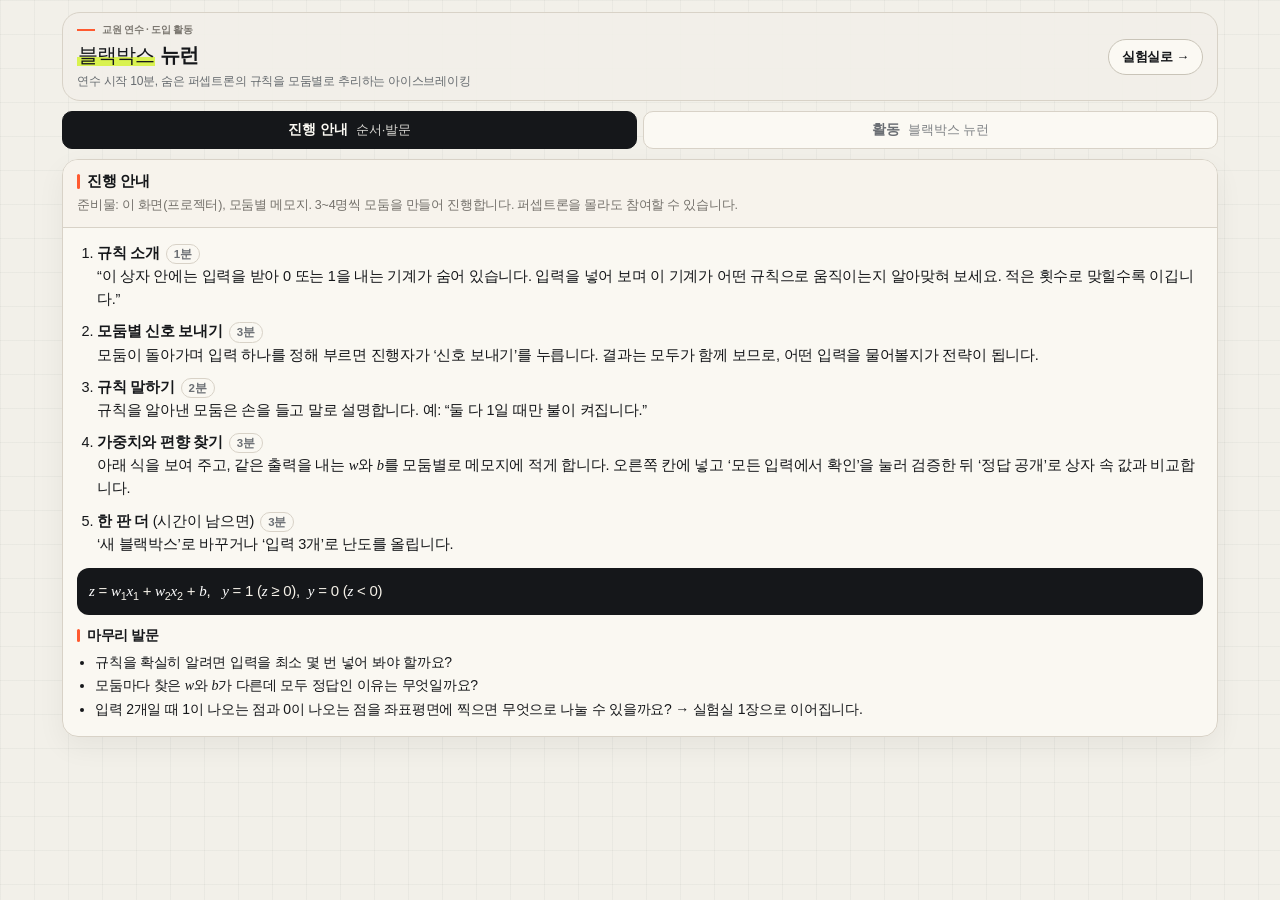
<file: icebreaker/index.html>
<!DOCTYPE html>
<html lang="ko">
<head>
<meta charset="UTF-8">
<meta name="viewport" content="width=device-width, initial-scale=1">
<title>블랙박스 뉴런</title>
<style>
  :root{
    --bg:#f2f0e9; --panel:#fbf9f3; --panel-2:#f4f1e9; --line:#d8d2c7;
    --text:#15171a; --muted:#6b6f74; --accent:#ff5a30; --lime:#d9f24f;
    --shadow:0 10px 28px rgba(21,23,26,.055); --radius:16px;
    --card:#fbf9f3; --ink:#15171a; --rule:#d8d2c7;
    --on:#d42a45; --off:#7d8798; --signal:#1c64d8; --good:#0c7f57; --bad:#b9500a;
    --math:"STIX Two Text","Times New Roman",serif;
  }
  *{box-sizing:border-box}
  html,body{margin:0}
  body{
    background:
      linear-gradient(rgba(21,23,26,.035) 1px, transparent 1px),
      linear-gradient(90deg, rgba(21,23,26,.035) 1px, transparent 1px),
      var(--bg);
    background-size:34px 34px;
    color:var(--text);
    font-family:Pretendard,"Apple SD Gothic Neo","Noto Sans KR",-apple-system,BlinkMacSystemFont,sans-serif;
    letter-spacing:-.015em; min-height:100vh; -webkit-font-smoothing:antialiased;
  }
  button,input,select{font:inherit;color:inherit}
  [hidden]{display:none!important}
  .app{width:100%;max-width:1180px;margin:0 auto;padding:12px;display:flex;flex-direction:column;gap:10px}

  .topbar{display:flex;gap:14px;justify-content:space-between;align-items:center;padding:10px 14px;
    background:rgba(242,240,233,.90);border:1px solid var(--line);border-radius:18px}
  .eyebrow{display:flex;align-items:center;gap:7px;margin-bottom:4px;color:#7b7770;font-size:10px;font-weight:750}
  .eyebrow span{display:block;width:18px;height:2px;background:var(--accent)}
  h1{font-size:clamp(19px,1.6vw,24px);margin:0;font-weight:800;letter-spacing:-.04em}
  h1 em{font-style:normal;font-weight:500;background:linear-gradient(transparent 60%,var(--lime) 0);padding:0 .04em}
  .subtitle{margin:4px 0 0;color:#666b6f;font-size:12px}
  .back{flex:none;color:var(--text);text-decoration:none;font-size:13px;font-weight:700;
    border:1px solid #c9c4b8;border-radius:999px;padding:8px 13px;background:#fbf9f3;white-space:nowrap}
  .back:hover{border-color:#15171a}

  .tabs{display:grid;grid-template-columns:repeat(2,1fr);gap:6px}
  .tabs button{display:flex;flex-direction:row;justify-content:center;gap:8px;align-items:center;padding:9px 4px;border-radius:10px;
    border:1px solid var(--rule);background:var(--card);color:var(--muted);font-weight:600;font-size:14px;cursor:pointer}
  .tabs button small{font-size:13px;font-weight:500;opacity:.85}
  .tabs button[aria-selected="true"]{background:var(--ink);color:var(--card);border-color:var(--ink)}
  .tabs button:focus-visible,.btn:focus-visible{outline:2px solid var(--signal);outline-offset:2px}

  .panel{min-width:0;display:flex;flex-direction:column;background:rgba(251,249,243,.96);border:1px solid var(--line);
    border-radius:var(--radius);box-shadow:var(--shadow);overflow:hidden}
  .panel-head{padding:12px 14px;border-bottom:1px solid var(--line);background:rgba(247,244,236,.92)}
  .panel-title{font-size:15px;font-weight:800;letter-spacing:-.025em;position:relative;padding-left:10px}
  .panel-title::before{content:"";position:absolute;left:0;top:.15em;bottom:.15em;width:3px;border-radius:3px;background:var(--accent)}
  .panel-desc{color:#74716b;font-size:12.5px;margin-top:5px;line-height:1.5}
  .panel-body{padding:14px;display:flex;flex-direction:column;gap:12px}
  .cols{display:grid;grid-template-columns:minmax(0,1.35fr) minmax(0,1fr);gap:10px;align-items:start}
  @media (max-width:900px){.cols{grid-template-columns:1fr}}

  .btn{border:1px solid #c9c4b8;background:#fbf9f3;color:#15171a;border-radius:999px;font-weight:700;font-size:14px;
    height:42px;padding:0 16px;cursor:pointer;line-height:1;white-space:nowrap;transition:background .15s,border-color .15s,transform .15s}
  .btn:hover:not(:disabled){transform:translateY(-1px);border-color:#15171a;background:#f2efe6}
  .btn:disabled{opacity:.4;cursor:not-allowed}
  .btn.primary{background:#15171a;color:#fff;border-color:#15171a}
  .btn.primary:hover:not(:disabled){background:#2b2e31}
  .btn.sm{height:34px;font-size:13px;padding:0 12px}
  .row{display:flex;flex-wrap:wrap;gap:8px;align-items:center}

  .m{font-family:var(--math);font-style:italic;font-weight:500}
  sub{font-style:normal;font-size:.72em;line-height:0}
  .lead{margin:0;font-size:14px;color:var(--muted);line-height:1.6}
  .formula{background:#15171a;color:#f6f2e9;border-radius:12px;padding:10px 12px;line-height:1.7;font-size:15px}
  .formula .m{color:#fff}

  /* 진행 안내 */
  .guide ol{margin:0;padding-left:20px;display:flex;flex-direction:column;gap:9px;font-size:14.5px;line-height:1.6}
  .guide li b{font-weight:800}
  .guide .time{display:inline-block;margin-left:6px;font-size:11.5px;font-weight:700;color:var(--muted);border:1px solid var(--rule);border-radius:99px;padding:0 7px}
  .ask-list{margin:0;padding-left:18px;font-size:14px;line-height:1.7}

  /* 가중치 입력기 · 출력 램프 */
  .wgrid{display:grid;grid-template-columns:repeat(4,minmax(0,1fr));gap:8px}
  .wfld{display:flex;flex-direction:column;align-items:center;gap:4px;font-size:15px}
  .stepper{display:flex;align-items:stretch;height:36px;background:var(--card);border:1.5px solid var(--ink);border-radius:9px;overflow:hidden;width:100%;max-width:120px}
  .stepper button{flex:1;border:0;background:transparent;font-size:18px;cursor:pointer;padding:0}
  .stepper button:active{background:var(--rule)}
  .stepper input{width:40px;flex:1.3;min-width:0;border:0;border-left:1px solid var(--rule);border-right:1px solid var(--rule);
    text-align:center;font-size:17px;font-weight:700;background:transparent;font-variant-numeric:tabular-nums;padding:0}
  .lamp{display:flex;align-items:center;gap:12px;font-size:17px;font-weight:800}
  .lamp i{width:46px;height:46px;border-radius:50%;background:var(--off);flex:none;transition:background .2s,box-shadow .2s}
  .lamp.on i{background:var(--on);box-shadow:0 0 0 6px color-mix(in srgb,var(--on) 18%,transparent),0 0 22px var(--on)}

  /* 표 */
  table{width:100%;border-collapse:collapse;font-variant-numeric:tabular-nums;font-size:14px}
  th,td{padding:5px 3px;text-align:center;border-bottom:1px solid var(--rule)}
  th{font-size:12.5px;color:var(--muted);font-weight:600}
  .pill{display:inline-block;min-width:26px;padding:0 7px;border-radius:99px;font-weight:700;color:#fff}
  .pill.on{background:var(--on)}.pill.off{background:var(--off)}
  .ok{color:var(--good);font-weight:700}.ng{color:var(--bad);font-weight:700}

  /* 블랙박스 */
  .box{display:flex;align-items:center;justify-content:center;gap:14px;flex-wrap:wrap;padding:16px 8px;background:#fff;border:1px solid #e3ded4;border-radius:14px}
  .inbtn{width:78px;height:78px;border-radius:16px;border:2px solid var(--ink);background:#fff;font-size:30px;font-weight:800;cursor:pointer;
    display:flex;flex-direction:column;align-items:center;justify-content:center;line-height:1.1;font-variant-numeric:tabular-nums}
  .inbtn small{font-family:var(--math);font-style:italic;font-size:15px;font-weight:500}
  .inbtn.on{background:var(--ink);color:#fff}
  .blackbox{width:120px;height:96px;border-radius:16px;background:#15171a;color:#d9f24f;display:grid;place-items:center;font-size:44px;font-weight:800}
  .arrow{font-size:26px;color:var(--muted)}
  .verdict{margin:0;font-size:15px;font-weight:700;min-height:22px}
  .verdict.ok{color:var(--good)}.verdict.ng{color:var(--bad)}
  .seg{display:inline-flex;border:1px solid var(--rule);border-radius:9px;background:var(--card);padding:2px;gap:2px}
  .seg button{padding:6px 12px;border-radius:7px;font-size:14px;font-weight:600;color:var(--muted);border:0;background:transparent;cursor:pointer}
  .seg button[aria-pressed="true"]{background:var(--ink);color:var(--card)}
  .counter{font-size:14px;font-weight:700;color:var(--muted)}
  .counter b{color:var(--text);font-size:18px}
  .reveal{border:2px dashed var(--accent);border-radius:12px;padding:10px 12px;font-size:15px;line-height:1.6;background:#fff7ed}
  @media (max-width:520px){
    .app{padding:7px}
    .tabs button{flex-direction:column;gap:0;font-size:13px}
    .tabs button small{font-size:11px}
    .wgrid{grid-template-columns:repeat(2,minmax(0,1fr))}
    .inbtn{width:64px;height:64px}
    .blackbox{width:90px;height:76px;font-size:34px}
  }
</style>
</head>
<body>
<div class="app">
  <header class="topbar">
    <div>
      <div class="eyebrow"><span></span>교원 연수 · 도입 활동</div>
      <h1><em>블랙박스</em> 뉴런</h1>
      <p class="subtitle">연수 시작 10분, 숨은 퍼셉트론의 규칙을 모둠별로 추리하는 아이스브레이킹</p>
    </div>
    <a class="back" href="../">실험실로 →</a>
  </header>

  <nav class="tabs" role="tablist" aria-label="활동">
    <button type="button" role="tab" data-tab="guide" aria-selected="true">진행 안내<small>순서·발문</small></button>
    <button type="button" role="tab" data-tab="box" aria-selected="false">활동<small>블랙박스 뉴런</small></button>
  </nav>

  <!-- ===== 진행 안내 ===== -->
  <section id="tab-guide" class="panel guide">
    <div class="panel-head">
      <div class="panel-title">진행 안내</div>
      <div class="panel-desc">준비물: 이 화면(프로젝터), 모둠별 메모지. 3~4명씩 모둠을 만들어 진행합니다. 퍼셉트론을 몰라도 참여할 수 있습니다.</div>
    </div>
    <div class="panel-body">
      <ol>
        <li><b>규칙 소개</b><span class="time">1분</span><br>
          “이 상자 안에는 입력을 받아 0 또는 1을 내는 기계가 숨어 있습니다. 입력을 넣어 보며 이 기계가 어떤 규칙으로 움직이는지 알아맞혀 보세요. 적은 횟수로 맞힐수록 이깁니다.”</li>
        <li><b>모둠별 신호 보내기</b><span class="time">3분</span><br>
          모둠이 돌아가며 입력 하나를 정해 부르면 진행자가 ‘신호 보내기’를 누릅니다. 결과는 모두가 함께 보므로, 어떤 입력을 물어볼지가 전략이 됩니다.</li>
        <li><b>규칙 말하기</b><span class="time">2분</span><br>
          규칙을 알아낸 모둠은 손을 들고 말로 설명합니다. 예: “둘 다 1일 때만 불이 켜집니다.”</li>
        <li><b>가중치와 편향 찾기</b><span class="time">3분</span><br>
          아래 식을 보여 주고, 같은 출력을 내는 <span class="m">w</span>와 <span class="m">b</span>를 모둠별로 메모지에 적게 합니다. 오른쪽 칸에 넣고 ‘모든 입력에서 확인’을 눌러 검증한 뒤 ‘정답 공개’로 상자 속 값과 비교합니다.</li>
        <li><b>한 판 더</b> (시간이 남으면)<span class="time">3분</span><br>
          ‘새 블랙박스’로 바꾸거나 ‘입력 3개’로 난도를 올립니다.</li>
      </ol>
      <div class="formula">
        <span class="m">z</span> = <span class="m">w</span><sub>1</sub><span class="m">x</span><sub>1</sub> + <span class="m">w</span><sub>2</sub><span class="m">x</span><sub>2</sub> + <span class="m">b</span>,&nbsp;&nbsp;
        <span class="m">y</span> = 1 (<span class="m">z</span> ≥ 0),&nbsp; <span class="m">y</span> = 0 (<span class="m">z</span> &lt; 0)
      </div>
      <div>
        <div class="panel-title" style="font-size:14px;margin-bottom:6px">마무리 발문</div>
        <ul class="ask-list">
          <li>규칙을 확실히 알려면 입력을 최소 몇 번 넣어 봐야 할까요?</li>
          <li>모둠마다 찾은 <span class="m">w</span>와 <span class="m">b</span>가 다른데 모두 정답인 이유는 무엇일까요?</li>
          <li>입력 2개일 때 1이 나오는 점과 0이 나오는 점을 좌표평면에 찍으면 무엇으로 나눌 수 있을까요? → 실험실 1장으로 이어집니다.</li>
        </ul>
      </div>
    </div>
  </section>

  <!-- ===== 활동: 블랙박스 뉴런 ===== -->
  <section id="tab-box" hidden>
    <div class="cols">
      <article class="panel">
        <div class="panel-head">
          <div class="panel-title">블랙박스 뉴런</div>
          <div class="panel-desc">상자 안에 가중치와 편향을 알 수 없는 퍼셉트론이 숨어 있습니다. 입력을 넣어 보고 규칙을 추리하세요. 적은 횟수로 맞힐수록 잘한 것입니다.</div>
        </div>
        <div class="panel-body">
          <div class="row" style="justify-content:space-between">
            <div class="seg" id="levelSeg">
              <button type="button" data-n="2" aria-pressed="true">입력 2개</button>
              <button type="button" data-n="3" aria-pressed="false">입력 3개</button>
            </div>
            <button type="button" class="btn sm" id="newBox">새 블랙박스</button>
          </div>
          <div class="box">
            <div class="row" id="inBtns"></div>
            <span class="arrow">→</span>
            <div class="blackbox">?</div>
            <span class="arrow">→</span>
            <div class="lamp" id="bLamp"><i></i><span id="bLampTxt">?</span></div>
          </div>
          <div class="row" style="justify-content:space-between">
            <button type="button" class="btn primary" id="probe">신호 보내기</button>
            <span class="counter">시도 <b id="probeCnt">0</b>번</span>
          </div>
          <div style="overflow-x:auto"><table id="probeLog"></table></div>
        </div>
      </article>

      <article class="panel">
        <div class="panel-head">
          <div class="panel-title">가중치와 편향 맞히기</div>
          <div class="panel-desc">규칙을 추리했다면 같은 출력을 내는 <span class="m">w</span>와 <span class="m">b</span>를 넣어 확인하세요. 답은 하나가 아닙니다.</div>
        </div>
        <div class="panel-body">
          <div class="wgrid" id="gwgrid"></div>
          <button type="button" class="btn primary" id="check">모든 입력에서 확인</button>
          <p class="verdict" id="gVerdict"></p>
          <div style="overflow-x:auto"><table id="gTable" hidden></table></div>
          <button type="button" class="btn" id="revealBtn">정답 공개</button>
          <div class="reveal" id="reveal" hidden></div>
        </div>
      </article>
    </div>
  </section>
</div>

<script>
(function(){
  "use strict";
  var $=function(id){return document.getElementById(id);};
  function step(z){return z>=0?1:0;}
  function fmt(n){return n<0?"−"+(-n):String(n);}
  function par(n){return n<0?"("+fmt(n)+")":fmt(n);}
  var M=function(s){return '<span class="m">'+s+'</span>';};
  function sym(v,i){return M(v)+"<sub>"+i+"</sub>";}
  function cases(n){var out=[];for(var k=0;k<(1<<n);k++){var c=[];for(var j=n-1;j>=0;j--)c.push((k>>j)&1);out.push(c);}return out;}

  /* ---------- 탭 ---------- */
  var tabs=document.querySelectorAll(".tabs button");
  tabs.forEach(function(t){t.addEventListener("click",function(){
    tabs.forEach(function(o){o.setAttribute("aria-selected",o===t?"true":"false");});
    ["guide","box"].forEach(function(k){$("tab-"+k).hidden=k!==t.dataset.tab;});
  });});

  /* ---------- 가중치 입력기 ---------- */
  function makeSteppers(host,names,vals,ranges,onChange){
    host.innerHTML="";
    var inputs=[];
    names.forEach(function(nm,i){
      var f=document.createElement("div"); f.className="wfld";
      f.innerHTML='<div>'+nm+'</div><div class="stepper"><button type="button" aria-label="줄이기">−</button>'+
        '<input type="text" inputmode="numeric" value="'+vals[i]+'"><button type="button" aria-label="늘리기">+</button></div>';
      var bs=f.querySelectorAll("button"), inp=f.querySelector("input"), r=ranges[i];
      function set(v){v=Math.max(r[0],Math.min(r[1],Math.round(v)));if(isNaN(v))v=0;vals[i]=v;inp.value=fmt(v);onChange();}
      bs[0].addEventListener("click",function(){set(vals[i]-1);});
      bs[1].addEventListener("click",function(){set(vals[i]+1);});
      inp.addEventListener("change",function(){set(parseFloat(inp.value.replace("−","-")));});
      inp.value=fmt(vals[i]);
      host.appendChild(f); inputs.push(inp);
    });
    return inputs;
  }

  /* ================= 블랙박스 뉴런 ================= */
  // 모든 규칙은 정수 가중치·편향으로 실제로 구현됨 (아래 검사 코드 참고)
  var RULES={
    2:[
      {name:"논리곱(AND) — 둘 다 1일 때만 1", w:[1,1], b:-2},
      {name:"논리합(OR) — 하나라도 1이면 1", w:[1,1], b:-1},
      {name:"부정 논리곱(NAND) — 둘 다 1일 때만 0", w:[-1,-1], b:1},
      {name:"부정 논리합(NOR) — 둘 다 0일 때만 1", w:[-1,-1], b:0},
      {name:"x₁만 따라 하기 — x₂는 무시", w:[1,0], b:-1},
      {name:"x₂의 반대 — x₁은 무시", w:[0,-1], b:0},
      {name:"x₁이고 x₂가 아닐 때만 1", w:[1,-1], b:-1}
    ],
    3:[
      {name:"다수결 — 1이 두 개 이상이면 1", w:[1,1,1], b:-2},
      {name:"만장일치 — 셋 다 1일 때만 1", w:[1,1,1], b:-3},
      {name:"하나라도 1이면 1", w:[1,1,1], b:-1},
      {name:"x₁은 반드시, x₂·x₃ 중 하나 이상", w:[2,1,1], b:-3},
      {name:"x₃가 거부권 — x₁·x₂ 중 하나 이상이고 x₃ = 0", w:[1,1,-2], b:-1},
      {name:"x₁ 하나면 충분, 아니면 x₂·x₃ 둘 다", w:[2,1,1], b:-2}
    ]
  };
  var B={n:2, rule:null, x:[0,0], log:[], g:[0,0,0], last:-1};
  function out(rule,x){var z=rule.b;for(var i=0;i<x.length;i++)z+=rule.w[i]*x[i];return step(z);}
  function newBox(){
    var list=RULES[B.n], i;
    do{i=Math.floor(Math.random()*list.length);}while(list.length>1&&i===B.last);
    B.last=i; B.rule=list[i]; B.x=new Array(B.n).fill(0); B.log=[];
    B.g=new Array(B.n+1).fill(0);
    $("reveal").hidden=true; $("gVerdict").textContent=""; $("gVerdict").className="verdict"; $("gTable").hidden=true;
    $("bLamp").classList.remove("on"); $("bLampTxt").textContent="?";
    renderIns(); renderLog(); buildGuess();
  }
  function renderIns(){
    var h="";
    for(var i=0;i<B.n;i++) h+='<button type="button" class="inbtn'+(B.x[i]?" on":"")+'" data-i="'+i+'" aria-pressed="'+(B.x[i]===1)+'"><small>x<sub>'+(i+1)+'</sub></small>'+B.x[i]+'</button>';
    $("inBtns").innerHTML=h;
  }
  $("inBtns").addEventListener("click",function(e){var b=e.target.closest(".inbtn");if(!b)return;var i=+b.dataset.i;B.x[i]=1-B.x[i];
    $("bLamp").classList.remove("on");$("bLampTxt").textContent="?";renderIns();});
  $("probe").addEventListener("click",function(){
    var y=out(B.rule,B.x);
    B.log.push({x:B.x.slice(),y:y});
    $("bLamp").classList.toggle("on",y===1); $("bLampTxt").textContent="출력 "+y;
    renderLog();
  });
  function renderLog(){
    $("probeCnt").textContent=B.log.length;
    var seen={}, h="<thead><tr><th>시도</th>";
    for(var i=0;i<B.n;i++) h+="<th>"+sym("x",i+1)+"</th>";
    h+="<th>"+M("y")+"</th></tr></thead><tbody>";
    if(!B.log.length) h+='<tr><td colspan="'+(B.n+2)+'" style="color:var(--muted)">아직 보낸 신호가 없습니다.</td></tr>';
    B.log.forEach(function(r,k){seen[r.x.join("")]=1;
      h+="<tr><td>"+(k+1)+"</td>"+r.x.map(function(v){return "<td>"+v+"</td>";}).join("")+'<td><span class="pill '+(r.y?"on":"off")+'">'+r.y+"</span></td></tr>";});
    var kinds=Object.keys(seen).length;
    if(B.log.length) h+='<tr><td colspan="'+(B.n+2)+'" style="color:var(--muted);font-size:12.5px">서로 다른 입력 '+kinds+'가지 / 전체 '+(1<<B.n)+'가지 확인</td></tr>';
    $("probeLog").innerHTML=h+"</tbody>";
  }
  function buildGuess(){
    var names=[],ranges=[];
    for(var i=0;i<B.n;i++){names.push(sym("w",i+1));ranges.push([-5,5]);}
    names.push(M("b")); ranges.push([-9,9]);
    makeSteppers($("gwgrid"),names,B.g,ranges,function(){});
    $("gwgrid").style.gridTemplateColumns="repeat("+(B.n+1)+",minmax(0,1fr))";
  }
  $("check").addEventListener("click",function(){
    var gw=B.g.slice(0,B.n), gb=B.g[B.n], guess={w:gw,b:gb}, ok=0, cs=cases(B.n);
    var h="<thead><tr>";
    for(var i=0;i<B.n;i++) h+="<th>"+sym("x",i+1)+"</th>";
    h+="<th>내 "+M("z")+"</th><th>내 "+M("y")+"</th><th>블랙박스</th><th></th></tr></thead><tbody>";
    cs.forEach(function(c){
      var z=gb;for(var i=0;i<B.n;i++)z+=gw[i]*c[i];
      var y=step(z), t=out(B.rule,c), same=y===t; if(same)ok++;
      h+="<tr>"+c.map(function(v){return "<td>"+v+"</td>";}).join("")+"<td>"+fmt(z)+'</td><td><span class="pill '+(y?"on":"off")+'">'+y+'</span></td><td><span class="pill '+(t?"on":"off")+'">'+t+'</span></td><td class="'+(same?"ok":"ng")+'">'+(same?"○":"×")+"</td></tr>";
    });
    $("gTable").innerHTML=h+"</tbody>"; $("gTable").hidden=false;
    var v=$("gVerdict");
    if(ok===cs.length){v.textContent="성공! "+cs.length+"가지 입력 모두 블랙박스와 같습니다. (신호 "+B.log.length+"번 사용)";v.className="verdict ok";}
    else{v.textContent=cs.length+"가지 중 "+ok+"가지만 같습니다. 다른 입력을 더 넣어 보세요.";v.className="verdict ng";}
  });
  $("revealBtn").addEventListener("click",function(){
    var r=B.rule, terms=r.w.map(function(w,i){return sym("w",i+1)+" = "+fmt(w);}).join(", ");
    var nm=r.name.replace(/x([₁₂₃])/g,function(_,d){return sym("x","₁₂₃".indexOf(d)+1);});
    $("reveal").innerHTML="<b>숨은 규칙:</b> "+nm+"<br><b>상자 속 값의 예:</b> "+terms+", "+M("b")+" = "+fmt(r.b)+
      "<br><span style='font-size:13px;color:var(--muted)'>같은 규칙을 만드는 가중치와 편향은 이것 말고도 무수히 많습니다.</span>";
    $("reveal").hidden=false;
  });
  $("newBox").addEventListener("click",newBox);
  document.querySelectorAll("#levelSeg button").forEach(function(b){b.addEventListener("click",function(){
    document.querySelectorAll("#levelSeg button").forEach(function(o){o.setAttribute("aria-pressed",o===b?"true":"false");});
    B.n=+b.dataset.n; B.last=-1; newBox();
  });});
  newBox();
})();
</script>
</body>
</html>
</file>
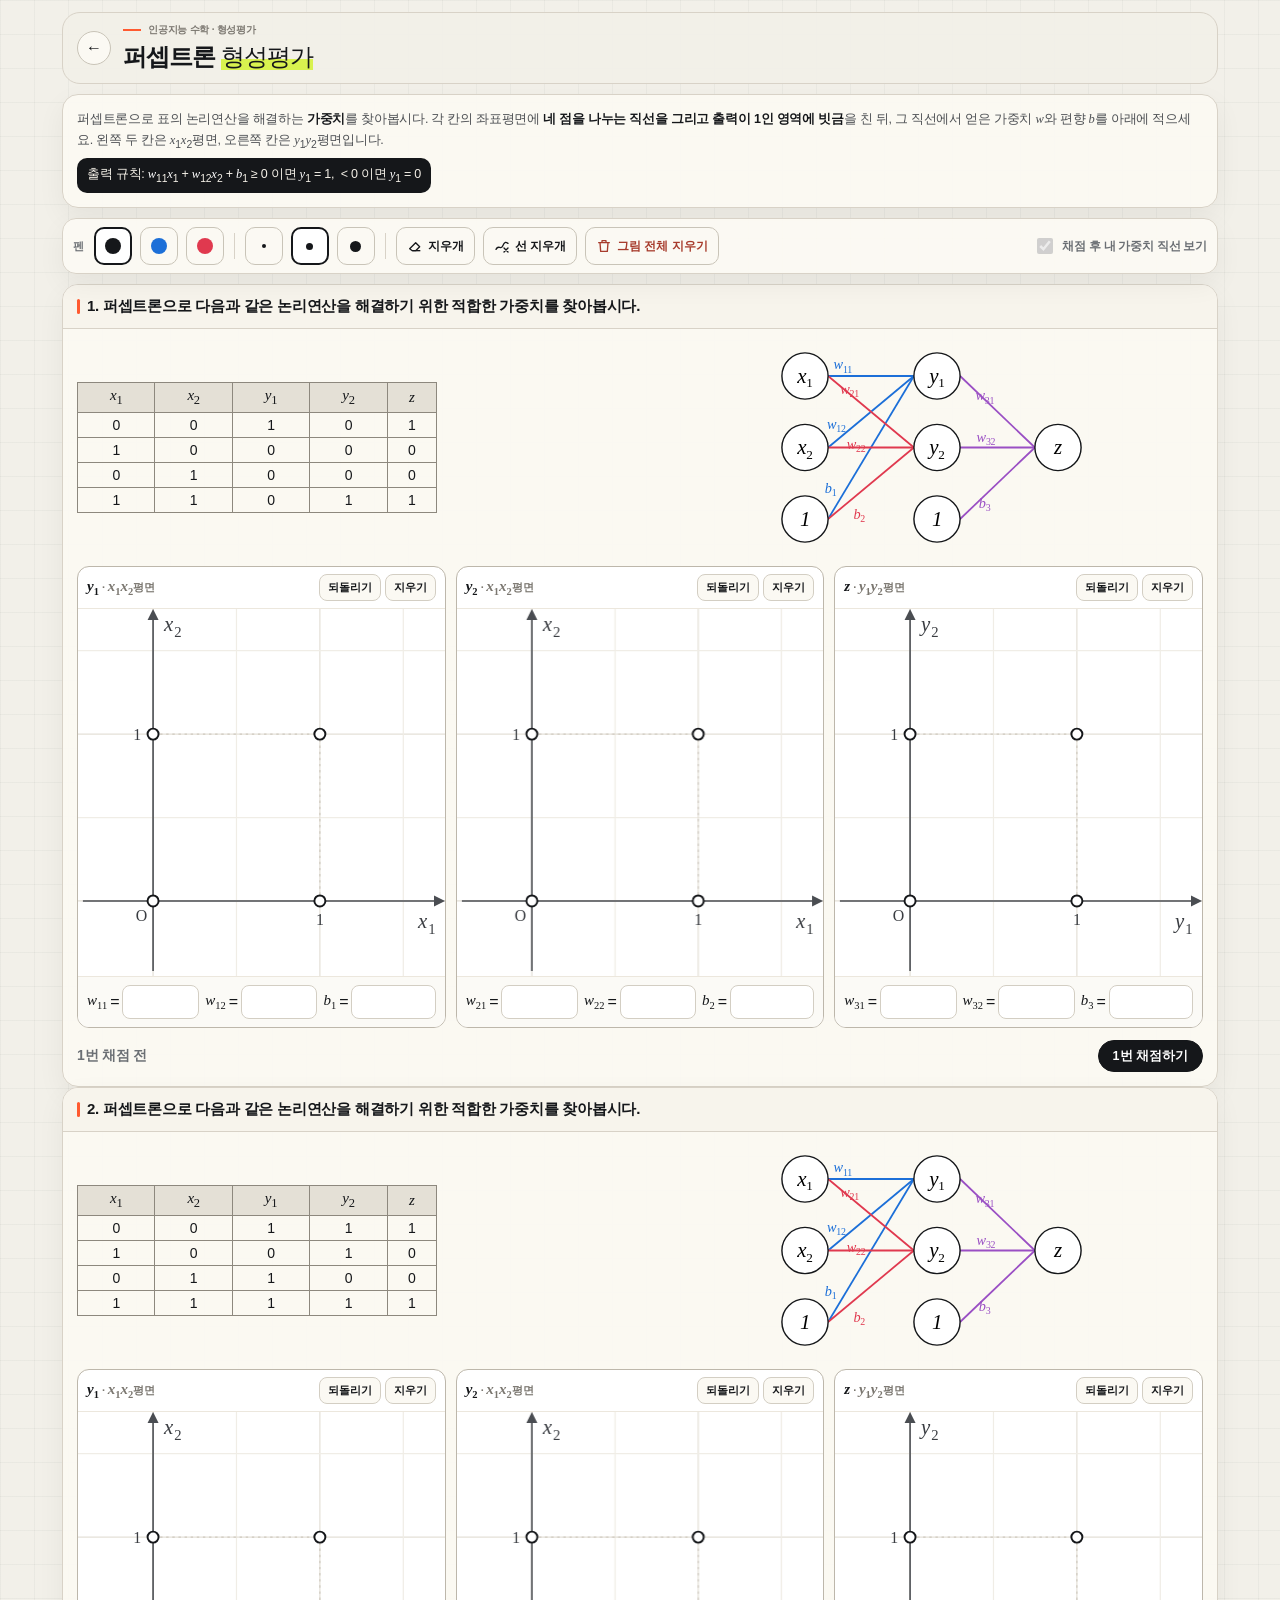
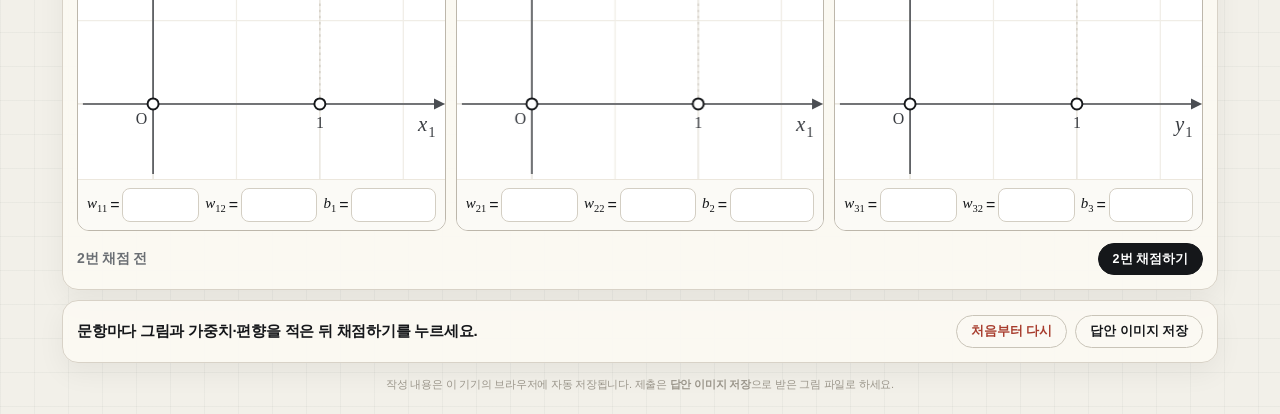
<file: perceptron-test/index.html>
<!DOCTYPE html>
<html lang="ko">
<head>
<meta charset="UTF-8">
<meta name="viewport" content="width=device-width, initial-scale=1">
<title>퍼셉트론 형성평가</title>
<style>
  :root{
    --bg:#f2f0e9; --panel:#fbf9f3; --panel-2:#f4f1e9; --line:#d8d2c7;
    --text:#15171a; --muted:#6b6f74; --faint:#9a958a;
    --accent:#ff5a30; --accent-weak:rgba(255,90,48,.14); --lime:#d9f24f;
    --shadow:0 10px 28px rgba(21,23,26,.055); --radius:16px;
    --good:#0c7f57; --bad:#c2410c;
    --c1:#1c6fd8; --c2:#e0394f; --c3:#9a4fc4;
    --math:"STIX Two Text","Times New Roman",serif;
  }
  *{box-sizing:border-box}
  html,body{margin:0}
  body{
    background:
      linear-gradient(rgba(21,23,26,.035) 1px, transparent 1px),
      linear-gradient(90deg, rgba(21,23,26,.035) 1px, transparent 1px),
      var(--bg);
    background-size:34px 34px;
    color:var(--text);
    font-family:Pretendard,"Apple SD Gothic Neo","Noto Sans KR",-apple-system,BlinkMacSystemFont,sans-serif;
    letter-spacing:-.015em; min-height:100vh; -webkit-font-smoothing:antialiased;
  }
  button,input{font:inherit;color:inherit}
  .m{font-family:var(--math);font-style:italic;letter-spacing:0}
  .m sub{font-style:normal;font-size:.7em}

  .app{width:100%;max-width:1180px;margin:0 auto;padding:12px;display:flex;flex-direction:column;gap:10px}

  /* 상단바 */
  .topbar{display:flex;gap:14px;justify-content:space-between;align-items:center;flex-wrap:wrap;
    padding:10px 14px;background:rgba(242,240,233,.92);border:1px solid var(--line);border-radius:18px}
  .brand{display:flex;align-items:center;gap:12px;min-width:0}
  .home-link{display:grid;place-items:center;width:34px;height:34px;flex:none;border:1px solid #c9c4b8;
    border-radius:50%;background:#fbf9f3;color:var(--text);text-decoration:none;font-size:16px}
  .home-link:hover{border-color:#15171a}
  .eyebrow{display:flex;align-items:center;gap:7px;margin-bottom:4px;color:#7b7770;font-size:10px;font-weight:750}
  .eyebrow span{display:block;width:18px;height:2px;background:var(--accent)}
  h1{font-size:clamp(19px,2vw,24px);margin:0;font-weight:800;letter-spacing:-.04em}
  h1 em{font-style:normal;font-weight:500;background:linear-gradient(transparent 60%,var(--lime) 0)}
  .wrow input:focus{outline:3px solid rgba(217,242,79,.5);border-color:#9aa64b}

  /* 패널 */
  .panel{background:rgba(251,249,243,.97);border:1px solid var(--line);border-radius:var(--radius);box-shadow:var(--shadow);overflow:hidden}
  .panel-head{padding:12px 14px;border-bottom:1px solid var(--line);background:rgba(247,244,236,.94);
    display:flex;justify-content:space-between;align-items:center;gap:10px;flex-wrap:wrap}
  .panel-title{font-size:15px;font-weight:800;position:relative;padding-left:10px}
  .panel-title::before{content:"";position:absolute;left:0;top:.15em;bottom:.15em;width:3px;border-radius:3px;background:var(--accent)}
  .panel-body{padding:14px}

  .btn{border:1px solid #c9c4b8;background:#fbf9f3;color:#15171a;border-radius:999px;font-weight:700;font-size:12.5px;
    padding:9px 14px;cursor:pointer;line-height:1;transition:background .15s,border-color .15s}
  .btn:hover{border-color:#15171a;background:#f2efe6}
  .btn.primary{background:#15171a;color:#fff;border-color:#15171a}
  .btn.primary:hover{background:#2b2e31}
  .btn.danger{color:#a73b2c}

  /* 안내 + 도구 */
  .guide{font-size:12.5px;line-height:1.65;color:#4c4f53}
  .guide b{color:var(--text)}
  .rule{display:inline-block;margin-top:6px;padding:6px 10px;border-radius:10px;background:#15171a;color:#f6f2e9;font-size:12.5px}
  .rule .m{color:#fff}
  .toolbar{position:sticky;top:6px;z-index:5;display:flex;gap:8px;align-items:center;flex-wrap:wrap;
    padding:8px 10px;background:rgba(251,249,243,.97);border:1px solid var(--line);border-radius:14px;box-shadow:var(--shadow)}
  .toolbar .lab{font-size:11px;font-weight:800;color:var(--muted);margin-right:2px}
  .tool{width:38px;height:38px;border-radius:10px;border:1px solid #c9c4b8;background:#fbf9f3;cursor:pointer;
    display:grid;place-items:center;padding:0}
  .tool[aria-pressed="true"]{border:2px solid #15171a;background:#fff}
  .tool i{display:block;width:16px;height:16px;border-radius:50%}
  .tool svg{width:18px;height:18px}
  .tool.wide{width:auto;padding:0 10px;display:inline-flex;gap:5px;font-size:12px;font-weight:700;white-space:nowrap}
  .tool.wide svg{width:16px;height:16px;flex:none}
  .tool.act{color:#a73b2c}
  .tool.sz b{display:block;border-radius:50%;background:#15171a}
  .stage.m-erase canvas.ink{cursor:cell}
  .stage.m-stroke canvas.ink{cursor:pointer}
  .sep{width:1px;height:26px;background:var(--line);margin:0 2px}
  .toolbar .spacer{flex:1}

  /* 문항 */
  .qtop{display:grid;grid-template-columns:minmax(0,1fr) minmax(0,1fr);gap:16px;align-items:center;margin-bottom:14px}
  table.tt{border-collapse:collapse;width:100%;max-width:360px;font-variant-numeric:tabular-nums;font-size:14px}
  .tt th,.tt td{border:1px solid #8d887e;text-align:center;padding:4px 0}
  .tt th{background:#e4e0d6;font-family:var(--math);font-style:italic;font-weight:400;font-size:15px}
  .tt th sub{font-style:normal}
  .net{width:100%;max-width:330px;justify-self:center}
  .net text{font-family:var(--math);font-style:italic}

  .boxes{display:grid;grid-template-columns:repeat(3,minmax(0,1fr));gap:10px}
  .box{border:1px solid #bdb7ab;border-radius:12px;background:#fff;overflow:hidden;display:flex;flex-direction:column;min-width:0}
  .box-head{display:flex;justify-content:space-between;align-items:center;padding:7px 9px;border-bottom:1px solid #ece7dd;font-size:12px;font-weight:800}
  .box-head .m{font-size:15px}
  .box-head .mini{display:flex;gap:4px}
  .mini button{border:1px solid #d3cec3;background:#fbf9f3;border-radius:8px;font-size:11px;font-weight:700;padding:5px 8px;cursor:pointer}
  .mini button:hover{border-color:#15171a}
  .stage{position:relative;width:100%;aspect-ratio:1/1;touch-action:none}
  .stage canvas{position:absolute;inset:0;width:100%;height:100%;display:block}
  .stage canvas.ink{cursor:crosshair}
  .wrow{display:flex;gap:6px;align-items:center;justify-content:space-between;padding:8px 9px;border-top:1px solid #ece7dd;background:#fbfaf6}
  .wrow label{display:flex;align-items:center;gap:3px;min-width:0;flex:1}
  .wrow .m{font-size:15px;white-space:nowrap}
  .wrow input{width:100%;min-width:0;padding:7px 4px;border:1px solid #d3cec3;border-radius:8px;background:#fff;text-align:center;font-weight:700;font-variant-numeric:tabular-nums}
  .wrow input.bad{border-color:var(--bad);background:#fff4ee}
  .res{padding:0 9px 9px;background:#fbfaf6;font-size:11.5px;min-height:0}
  .res:empty{display:none}
  .res .verdict{font-weight:800;margin:2px 0 5px}
  .res .verdict.ok{color:var(--good)} .res .verdict.no{color:var(--bad)} .res .verdict.na{color:var(--muted)}
  .chips{display:grid;grid-template-columns:repeat(2,minmax(0,1fr));gap:4px}
  .chip{border:1px solid #e1dcd2;border-radius:7px;padding:3px 6px;background:#fff;white-space:nowrap;overflow:hidden;text-overflow:ellipsis;font-variant-numeric:tabular-nums}
  .chip.ok{border-color:#a7d8c3} .chip.no{border-color:#f3b796;background:#fff6f1}
  .warn{color:#9a3412;font-weight:700;margin-top:5px}

  .chain{margin-top:12px;padding:10px 12px;border-radius:12px;border:1px dashed #c9c4b8;font-size:12.5px;line-height:1.6}
  .chain:empty{display:none}
  .chain.ok{border-color:#7cc4a4;background:#f1faf5}
  .chain.no{border-color:#f0a77f;background:#fff6f0}

  /* 입력 중인 칸과 관련된 표 열·신경망만 진하게 */
  .net .hl,.tt th,.tt td{transition:opacity .2s,color .2s,background .2s}
  .q.act-0 .net .hl:not(.n0){opacity:.13}
  .q.act-0 .net .e.n0{stroke-width:3.2}
  .q.act-0 .net .lb.n0{font-weight:700;font-size:15px}
  .q.act-0 .net .nd.n0 circle{stroke-width:2.4}
  .q.act-0 .net .nd.o0 circle{fill:#ecf9a6}
  .q.act-0 .tt :is(th,td):not(.n0){color:#c9c4b8;background:#faf8f3}
  .q.act-0 .tt :is(th,td).n0{font-weight:800;background:#fff8d6}
  .q.act-0 .tt :is(th,td).o0{background:#e6f69a}
  .q.act-0 .box[data-n="0"]{border-color:#15171a;box-shadow:0 0 0 2px #d9f24f}
  .q.act-1 .net .hl:not(.n1){opacity:.13}
  .q.act-1 .net .e.n1{stroke-width:3.2}
  .q.act-1 .net .lb.n1{font-weight:700;font-size:15px}
  .q.act-1 .net .nd.n1 circle{stroke-width:2.4}
  .q.act-1 .net .nd.o1 circle{fill:#ecf9a6}
  .q.act-1 .tt :is(th,td):not(.n1){color:#c9c4b8;background:#faf8f3}
  .q.act-1 .tt :is(th,td).n1{font-weight:800;background:#fff8d6}
  .q.act-1 .tt :is(th,td).o1{background:#e6f69a}
  .q.act-1 .box[data-n="1"]{border-color:#15171a;box-shadow:0 0 0 2px #d9f24f}
  .q.act-2 .net .hl:not(.n2){opacity:.13}
  .q.act-2 .net .e.n2{stroke-width:3.2}
  .q.act-2 .net .lb.n2{font-weight:700;font-size:15px}
  .q.act-2 .net .nd.n2 circle{stroke-width:2.4}
  .q.act-2 .net .nd.o2 circle{fill:#ecf9a6}
  .q.act-2 .tt :is(th,td):not(.n2){color:#c9c4b8;background:#faf8f3}
  .q.act-2 .tt :is(th,td).n2{font-weight:800;background:#fff8d6}
  .q.act-2 .tt :is(th,td).o2{background:#e6f69a}
  .q.act-2 .box[data-n="2"]{border-color:#15171a;box-shadow:0 0 0 2px #d9f24f}
  .qgrade{display:flex;align-items:center;justify-content:space-between;gap:10px;flex-wrap:wrap;margin-top:12px}
  .qgrade .qs{font-size:14px;font-weight:800;color:var(--muted)}
  .qgrade .qs b{font-size:22px;color:var(--text);font-variant-numeric:tabular-nums}
  .summary{display:flex;align-items:center;justify-content:space-between;gap:12px;flex-wrap:wrap}
  .score{font-size:15px;font-weight:800}
  .score b{font-size:26px;font-variant-numeric:tabular-nums}
  .summary .acts{display:flex;gap:8px;flex-wrap:wrap}
  .toggle{display:flex;align-items:center;gap:6px;font-size:12px;font-weight:700;color:var(--muted)}
  .toggle input{width:16px;height:16px;accent-color:#15171a}
  .foot{font-size:11px;color:var(--faint);text-align:center;padding:4px 0 10px}

  /* 퍼셉트론 실험실 4장 안에 들어갈 때 */
  .embed body{min-height:0;background:transparent}
  .embed .app{padding:0}
  .embed .topbar,.embed .foot{display:none}
  .embed .toolbar.global{display:none}
  @media (max-width:820px){
    .boxes{grid-template-columns:1fr}
    .box{max-width:440px;width:100%;margin:0 auto}
    .qtop{grid-template-columns:1fr}
    table.tt{margin:0 auto}
  }
  @media (max-width:520px){
    .app{padding:7px}
    .panel-body{padding:11px}
    .toolbar{gap:6px}
    .tool{width:36px;height:36px}
  }
</style>
</head>
<body>
<div class="app">
  <header class="topbar">
    <div class="brand">
      <a class="home-link" href="../" title="퍼셉트론 실험실로">←</a>
      <div>
        <div class="eyebrow"><span></span>인공지능 수학 · 형성평가</div>
        <h1>퍼셉트론 <em>형성평가</em></h1>
      </div>
    </div>
  </header>

  <section class="panel">
    <div class="panel-body guide">
      퍼셉트론으로 표의 논리연산을 해결하는 <b>가중치</b>를 찾아봅시다. 각 칸의 좌표평면에 <b>네 점을 나누는 직선을 그리고 출력이 1인 영역에 빗금</b>을 친 뒤, 그 직선에서 얻은 가중치 <span class="m">w</span>와 편향 <span class="m">b</span>를 아래에 적으세요.
      왼쪽 두 칸은 <span class="m">x</span><sub>1</sub><span class="m">x</span><sub>2</sub>평면, 오른쪽 칸은 <span class="m">y</span><sub>1</sub><span class="m">y</span><sub>2</sub>평면입니다.<br>
      <span class="rule">출력 규칙: <span class="m">w</span><sub>11</sub><span class="m">x</span><sub>1</sub> + <span class="m">w</span><sub>12</sub><span class="m">x</span><sub>2</sub> + <span class="m">b</span><sub>1</sub> ≥ 0 이면 <span class="m">y</span><sub>1</sub> = 1, &nbsp;&lt; 0 이면 <span class="m">y</span><sub>1</sub> = 0</span>
    </div>
  </section>

  <div class="toolbar global" role="toolbar" aria-label="그리기 도구">
    <span class="lab">펜</span>
    <button class="tool" data-mode="pen" data-color="#15171a" aria-pressed="true" title="검정 펜"><i style="background:#15171a"></i></button>
    <button class="tool" data-mode="pen" data-color="#1c6fd8" aria-pressed="false" title="파랑 펜"><i style="background:#1c6fd8"></i></button>
    <button class="tool" data-mode="pen" data-color="#e0394f" aria-pressed="false" title="빨강 펜"><i style="background:#e0394f"></i></button>
    <span class="sep"></span>
    <button type="button" class="tool sz" data-size="1.5" aria-pressed="false" title="가는 펜"><b style="width:4px;height:4px"></b></button>
    <button type="button" class="tool sz" data-size="2.5" aria-pressed="true" title="보통 펜"><b style="width:7px;height:7px"></b></button>
    <button type="button" class="tool sz" data-size="4" aria-pressed="false" title="굵은 펜"><b style="width:11px;height:11px"></b></button>
    <span class="sep"></span>
    <button class="tool wide" data-mode="erase" aria-pressed="false" title="문지른 부분만 지웁니다">
      <svg viewBox="0 0 24 24" fill="none" stroke="currentColor" stroke-width="2" stroke-linejoin="round"><path d="M4 16l9-9 6 6-6 6H8z"/><path d="M8 19h12"/></svg>지우개</button>
    <button class="tool wide" data-mode="stroke" aria-pressed="false" title="닿은 선을 한 번에 통째로 지웁니다">
      <svg viewBox="0 0 24 24" fill="none" stroke="currentColor" stroke-width="2" stroke-linecap="round"><path d="M3 17c4-8 7 2 10-5s5-6 8-4"/><path d="M15 15l6 6M21 15l-6 6"/></svg>선 지우개</button>
    <button class="tool wide act" data-act="clearInk" title="모든 칸의 그림을 지웁니다 (가중치는 그대로)">
      <svg viewBox="0 0 24 24" fill="none" stroke="currentColor" stroke-width="2" stroke-linecap="round" stroke-linejoin="round"><path d="M4 7h16M9 7V4h6v3M6 7l1 13h10l1-13"/></svg>그림 전체 지우기</button>
    <span class="spacer"></span>
    <label class="toggle"><input type="checkbox" id="showLine" checked disabled> 채점 후 내 가중치 직선 보기</label>
  </div>

  <div id="problems"></div>

  <section class="panel">
    <div class="panel-body summary">
      <div class="score" id="score">문항마다 그림과 가중치·편향을 적은 뒤 <b style="font-size:inherit">채점하기</b>를 누르세요.</div>
      <div class="acts">
        <button class="btn danger" id="resetAll">처음부터 다시</button>
        <button class="btn" id="saveImg">답안 이미지 저장</button>
      </div>
    </div>
  </section>
  <div class="foot">작성 내용은 이 기기의 브라우저에 자동 저장됩니다. 제출은 <b>답안 이미지 저장</b>으로 받은 그림 파일로 하세요.</div>
</div>

<script>
(function(){
  "use strict";
  // 계단함수: 가중합이 0일 때 1로 볼지 여부 (true: s ≥ 0 → 1, false: s > 0 → 1)
  var FIRE_AT_ZERO = true;
  var STORE_KEY = "perceptron-test-v2";

  // 표: [x1, x2, y1, y2, z]
  var PROBLEMS = [
    {rows:[[0,0,1,0,1],[1,0,0,0,0],[0,1,0,0,0],[1,1,0,1,1]]},
    {rows:[[0,0,1,1,1],[1,0,0,1,0],[0,1,1,0,0],[1,1,1,1,1]]}
  ];
  // 각 칸: 출력 이름, 가중치 앞 숫자, 입력 열, 목표 열, 평면 축 이름
  var NEURONS = [
    {out:"y", sub:"1", k:"1", inCols:[0,1], target:2, axes:["x","x"], color:"--c1"},
    {out:"y", sub:"2", k:"2", inCols:[0,1], target:3, axes:["x","x"], color:"--c2"},
    {out:"z", sub:"",  k:"3", inCols:[2,3], target:4, axes:["y","y"], color:"--c3"}
  ];

  // 칸마다 입력하는 값 이름: w□1, w□2, b□
  function wNames(N){ return [["w",N.k+"1"],["w",N.k+"2"],["b",N.k]]; }
  var $ = function(id){return document.getElementById(id);};
  function step(s){ return (FIRE_AT_ZERO ? s >= -1e-9 : s > 1e-9) ? 1 : 0; }
  function fmt(v){ var r=Math.round(v*1000)/1000; return (r<0?"−":"")+Math.abs(r); }
  function parseNum(str){
    if(str==null) return NaN;
    var t=String(str).trim().replace(/−|–/g,"-").replace(/,/g,".").replace(/\s+/g,"");
    if(t==="") return NaN;
    var m=t.match(/^([+-]?\d*\.?\d+)\/(\d*\.?\d+)$/);
    if(m){ var b=parseFloat(m[2]); return b===0?NaN:parseFloat(m[1])/b; }
    return /^[+-]?(\d+\.?\d*|\.\d+)$/.test(t) ? parseFloat(t) : NaN;
  }
  function esc(s){return String(s).replace(/[&<>"]/g,function(c){return {"&":"&amp;","<":"&lt;",">":"&gt;",'"':"&quot;"}[c];});}

  // ---------- 상태 ----------
  var state = {strokes:{}, weights:{}};
  var graded = {};          // key -> {w:[a,b,c]} 채점 때의 가중치
  var everGraded = false;
  try{ var saved=JSON.parse(localStorage.getItem(STORE_KEY)||"null"); if(saved&&saved.strokes) state=saved; }catch(e){}
  state.strokes=state.strokes||{}; state.weights=state.weights||{};
  var saveTimer=null;
  function save(){ clearTimeout(saveTimer); saveTimer=setTimeout(function(){ try{localStorage.setItem(STORE_KEY,JSON.stringify(state));}catch(e){} },300); }

  // ---------- 화면 만들기 ----------
  function mathVar(b,s){ return '<span class="m">'+b+(s?'<sub>'+s+'</sub>':'')+'</span>'; }

  // 강조용 분류: nK = K번째 칸(y1, y2, z)과 관련, oK = 그 칸의 출력
  var NODE_CLS={x1:"n0 n1",x2:"n0 n1",b1:"n0 n1",y1:"n0 n2 o0",y2:"n1 n2 o1",b2:"n2",z:"n2 o2"};
  var COL_CLS=["n0 n1","n0 n1","n0 n2 o0","n1 n2 o1","n2 o2"];
  function netSVG(){
    // 노드 위치
    var X=[40,160,270], Y=[30,95,160], r=21;
    var L={x1:[X[0],Y[0]],x2:[X[0],Y[1]],b1:[X[0],Y[2]],y1:[X[1],Y[0]],y2:[X[1],Y[1]],b2:[X[1],Y[2]],z:[X[2],Y[1]]};
    function edge(a,b,c,n){ return '<line class="hl e n'+n+'" x1="'+(L[a][0]+r)+'" y1="'+L[a][1]+'" x2="'+(L[b][0]-r)+'" y2="'+L[b][1]+'" stroke="'+c+'" stroke-width="1.6"/>'; }
    function lab(x,y,k,c,n){ var bse=k.length===1?"b":"w"; return '<text class="hl lb n'+n+'" x="'+x+'" y="'+y+'" fill="'+c+'" font-size="13">'+bse+'<tspan font-size="9" dy="3" font-style="normal">'+k+'</tspan></text>'; }
    var c1="#1c6fd8",c2="#e0394f",c3="#9a4fc4", h="";
    h+=edge("x1","y1",c1,0)+edge("x2","y1",c1,0)+edge("b1","y1",c1,0);
    h+=edge("x1","y2",c2,1)+edge("x2","y2",c2,1)+edge("b1","y2",c2,1);
    h+=edge("y1","z",c3,2)+edge("y2","z",c3,2)+edge("b2","z",c3,2);
    h+=lab(66,24,"11",c1,0)+lab(72,46,"21",c2,1)+lab(60,78,"12",c1,0)+lab(78,96,"22",c2,1)+lab(58,136,"1",c1,0)+lab(84,160,"2",c2,1);
    h+=lab(195,52,"31",c3,2)+lab(196,90,"32",c3,2)+lab(198,150,"3",c3,2);
    function node(k,b,s){ var p=L[k]; return '<g class="hl nd '+NODE_CLS[k]+'"><circle cx="'+p[0]+'" cy="'+p[1]+'" r="'+r+'" fill="#fff" stroke="#15171a" stroke-width="1.3"/>'+
      '<text x="'+p[0]+'" y="'+(p[1]+6)+'" text-anchor="middle" font-size="19"'+(s===null?' font-style="normal"':'')+'>'+b+(s?'<tspan font-size="12" dy="4" font-style="normal">'+s+'</tspan>':'')+'</text></g>'; }
    h+=node("x1","x","1")+node("x2","x","2")+node("b1","1",null)+node("y1","y","1")+node("y2","y","2")+node("b2","1",null)+node("z","z","");
    return '<svg class="net" viewBox="0 0 300 190" role="img" aria-label="입력 x1, x2, 1에서 y1, y2를 거쳐 z로 가는 2층 퍼셉트론">'+h+'</svg>';
  }

  var boxes=[]; // {key,pi,ni,bg,ov,ink}
  function build(){
    var root=$("problems"), html="";
    PROBLEMS.forEach(function(P,pi){
      var heads=["x<sub>1</sub>","x<sub>2</sub>","y<sub>1</sub>","y<sub>2</sub>","z"];
      var tt='<table class="tt"><thead><tr>'+heads.map(function(hd,ci){return '<th class="'+COL_CLS[ci]+'">'+hd+'</th>';}).join("")+'</tr></thead><tbody>';
      P.rows.forEach(function(r){ tt+='<tr>'+r.map(function(v,ci){return '<td class="'+COL_CLS[ci]+'">'+v+'</td>';}).join("")+'</tr>'; });
      tt+='</tbody></table>';
      var bx="";
      NEURONS.forEach(function(N,ni){
        var key=(pi+1)+"-"+ni;
        var plane=mathVar(N.axes[0],"1")+mathVar(N.axes[1],"2")+"평면";
        var ws="";
        wNames(N).forEach(function(nm){
          var wk=(pi+1)+"-"+nm[0]+nm[1];
          ws+='<label>'+mathVar(nm[0],nm[1])+'=<input data-w="'+wk+'" inputmode="decimal" autocomplete="off" aria-label="'+nm[0]+nm[1]+'" value="'+esc(state.weights[wk]||"")+'"></label>';
        });
        bx+='<div class="box" data-key="'+key+'" data-n="'+ni+'">'+
          '<div class="box-head"><span>'+mathVar(N.out,N.sub)+' <span style="font-weight:600;color:#7b7770;font-size:11px">· '+plane+'</span></span>'+
          '<span class="mini"><button data-undo="'+key+'">되돌리기</button><button data-clear="'+key+'">지우기</button></span></div>'+
          '<div class="stage"><canvas class="bg"></canvas><canvas class="ov"></canvas><canvas class="ink"></canvas></div>'+
          '<div class="wrow">'+ws+'</div><div class="res" id="res-'+key+'"></div></div>';
      });
      html+='<section class="panel q" data-p="'+pi+'"><div class="panel-head"><div class="panel-title">'+(pi+1)+'. 퍼셉트론으로 다음과 같은 논리연산을 해결하기 위한 적합한 가중치를 찾아봅시다.</div></div>'+
        '<div class="panel-body"><div class="qtop">'+tt+netSVG()+'</div><div class="boxes">'+bx+'</div><div class="chain" id="chain-'+(pi+1)+'"></div>'+
        '<div class="qgrade"><span class="qs" id="qs-'+(pi+1)+'">'+(pi+1)+'번 채점 전</span><button class="btn primary" data-grade="'+pi+'">'+(pi+1)+'번 채점하기</button></div></div></section>';
    });
    root.innerHTML=html;
    root.querySelectorAll(".box").forEach(function(el){
      var key=el.getAttribute("data-key"), pi=+key.split("-")[0]-1, ni=+key.split("-")[1];
      var b={key:key,pi:pi,ni:ni,el:el,bg:el.querySelector("canvas.bg"),ov:el.querySelector("canvas.ov"),ink:el.querySelector("canvas.ink")};
      boxes.push(b); attachDraw(b);
    });
  }

  // ---------- 좌표평면 ----------
  var S=300, LO=-0.45, HI=1.75, K=S/(HI-LO);
  function px(x){return (x-LO)*K;} function py(y){return S-(y-LO)*K;}
  function fit(cv){
    var r=cv.getBoundingClientRect(), d=window.devicePixelRatio||1;
    var w=Math.max(1,Math.round(r.width*d));
    if(cv.width!==w){cv.width=w;cv.height=w;}
    var ctx=cv.getContext("2d"); ctx.setTransform(w/S,0,0,w/S,0,0); return ctx;
  }
  function varText(ctx,base,sub,x,y,size,align){
    ctx.font="italic "+size+"px 'STIX Two Text','Times New Roman',serif";
    var bw=ctx.measureText(base).width;
    ctx.font=Math.round(size*.68)+"px 'STIX Two Text','Times New Roman',serif";
    var sw=sub?ctx.measureText(sub).width:0, tw=bw+sw+1;
    var x0=align==="right"?x-tw:(align==="center"?x-tw/2:x);
    ctx.textAlign="left";
    ctx.font="italic "+size+"px 'STIX Two Text','Times New Roman',serif"; ctx.fillText(base,x0,y);
    if(sub){ ctx.font=Math.round(size*.68)+"px 'STIX Two Text','Times New Roman',serif"; ctx.fillText(sub,x0+bw+1,y+size*.28); }
  }
  function drawBg(b){
    var ctx=fit(b.bg), N=NEURONS[b.ni];
    ctx.clearRect(0,0,S,S); ctx.fillStyle="#fff"; ctx.fillRect(0,0,S,S);
    ctx.lineWidth=1;
    for(var g=-0.5;g<=HI;g+=0.5){
      ctx.strokeStyle=(Math.abs(g-Math.round(g))<1e-9)?"#e4e0d7":"#f0ede6";
      ctx.beginPath();ctx.moveTo(px(g),0);ctx.lineTo(px(g),S);ctx.stroke();
      ctx.beginPath();ctx.moveTo(0,py(g));ctx.lineTo(S,py(g));ctx.stroke();
    }
    ctx.strokeStyle="#4a4d52";ctx.fillStyle="#4a4d52";ctx.lineWidth=1.3;
    var ax=px(HI)-6, ay=py(HI)+6;
    ctx.beginPath();ctx.moveTo(px(LO)+4,py(0));ctx.lineTo(ax,py(0));ctx.stroke();
    ctx.beginPath();ctx.moveTo(ax+6,py(0));ctx.lineTo(ax-3,py(0)-4.5);ctx.lineTo(ax-3,py(0)+4.5);ctx.closePath();ctx.fill();
    ctx.beginPath();ctx.moveTo(px(0),py(LO)-4);ctx.lineTo(px(0),ay);ctx.stroke();
    ctx.beginPath();ctx.moveTo(px(0),ay-6);ctx.lineTo(px(0)-4.5,ay+3);ctx.lineTo(px(0)+4.5,ay+3);ctx.closePath();ctx.fill();
    ctx.fillStyle="#3a3d42";
    varText(ctx,N.axes[0],"1",S-8,py(0)+22,17,"right");
    varText(ctx,N.axes[1],"2",px(0)+9,18,17,"left");
    ctx.font="13px 'STIX Two Text','Times New Roman',serif";
    ctx.textAlign="right"; ctx.fillText("O",px(0)-5,py(0)+16);
    ctx.textAlign="center"; ctx.fillText("1",px(1),py(0)+20);
    ctx.textAlign="right"; ctx.fillText("1",px(0)-10,py(1)+5);
    ctx.strokeStyle="#cfcac0";ctx.setLineDash([2,3]);ctx.lineWidth=1;
    ctx.beginPath();ctx.moveTo(px(1),py(0));ctx.lineTo(px(1),py(1));ctx.lineTo(px(0),py(1));ctx.stroke();ctx.setLineDash([]);
    [[0,0],[1,0],[0,1],[1,1]].forEach(function(p){
      ctx.beginPath();ctx.arc(px(p[0]),py(p[1]),4.5,0,Math.PI*2);ctx.fillStyle="#fff";ctx.fill();
      ctx.lineWidth=1.6;ctx.strokeStyle="#15171a";ctx.stroke();
    });
  }
  function drawInk(b){
    var ctx=fit(b.ink); ctx.clearRect(0,0,S,S);
    (state.strokes[b.key]||[]).forEach(function(st){ paintStroke(ctx,st); });
  }
  function paintStroke(ctx,st){
    ctx.save();
    ctx.globalCompositeOperation=st.e?"destination-out":"source-over";
    ctx.strokeStyle=st.c||"#000";ctx.fillStyle=st.c||"#000";ctx.lineWidth=st.e?18:(st.w||2.4);ctx.lineCap="round";ctx.lineJoin="round";
    var p=st.p;
    if(p.length===1){ctx.beginPath();ctx.arc(p[0][0],p[0][1],ctx.lineWidth/2,0,Math.PI*2);ctx.fill();}
    else{ctx.beginPath();ctx.moveTo(p[0][0],p[0][1]);for(var i=1;i<p.length;i++)ctx.lineTo(p[i][0],p[i][1]);ctx.stroke();}
    ctx.restore();
  }
  // 반평면 a·u + b·v + c ≥ 0 을 사각형으로 잘라 낸 다각형
  function clipHalf(a,b,c){
    var poly=[[LO,LO],[HI,LO],[HI,HI],[LO,HI]], out=[];
    for(var i=0;i<4;i++){
      var P=poly[i],Q=poly[(i+1)%4], fp=a*P[0]+b*P[1]+c, fq=a*Q[0]+b*Q[1]+c;
      if(fp>=0) out.push(P);
      if((fp>=0)!==(fq>=0)){ var t=fp/(fp-fq); out.push([P[0]+t*(Q[0]-P[0]),P[1]+t*(Q[1]-P[1])]); }
    }
    return out;
  }
  function drawOv(b){
    var ctx=fit(b.ov); ctx.clearRect(0,0,S,S);
    var g=graded[b.key];
    if(!g||!$("showLine").checked) return;
    var w=g.w, col=getComputedStyle(document.documentElement).getPropertyValue(NEURONS[b.ni].color).trim();
    var poly=clipHalf(w[0],w[1],w[2]);
    if(poly.length>2){
      ctx.beginPath();poly.forEach(function(p,i){ i?ctx.lineTo(px(p[0]),py(p[1])):ctx.moveTo(px(p[0]),py(p[1])); });ctx.closePath();
      ctx.globalAlpha=.11;ctx.fillStyle=col;ctx.fill();ctx.globalAlpha=1;
    }
    if(Math.abs(w[0])>1e-12||Math.abs(w[1])>1e-12){
      var pts=[];
      if(Math.abs(w[1])>1e-12){ [LO,HI].forEach(function(u){pts.push([u,-(w[0]*u+w[2])/w[1]]);}); }
      else{ var u0=-w[2]/w[0]; pts=[[u0,LO],[u0,HI]]; }
      ctx.save();ctx.beginPath();ctx.rect(0,0,S,S);ctx.clip();
      ctx.setLineDash([7,5]);ctx.lineWidth=2;ctx.strokeStyle=col;
      ctx.beginPath();ctx.moveTo(px(pts[0][0]),py(pts[0][1]));ctx.lineTo(px(pts[1][0]),py(pts[1][1]));ctx.stroke();ctx.restore();
    }
    // 틀린 점 표시
    (g.wrong||[]).forEach(function(p){
      ctx.beginPath();ctx.arc(px(p[0]),py(p[1]),10,0,Math.PI*2);ctx.lineWidth=2.2;ctx.strokeStyle="#c2410c";ctx.stroke();
    });
  }
  function renderAll(){ boxes.forEach(function(b){drawBg(b);drawOv(b);drawInk(b);}); }

  // ---------- 그리기 ----------
  var tool={mode:"pen",color:"#15171a",size:2.5};
  var hist={}; // 칸별 되돌리기용 스냅숏
  function snap(key){ var h=hist[key]=hist[key]||[]; h.push(JSON.stringify(state.strokes[key]||[])); if(h.length>60) h.shift(); }
  function undo(key){ var h=hist[key]; if(!h||!h.length) return; state.strokes[key]=JSON.parse(h.pop()); drawInk(boxOf(key)); save(); }
  function setTool(mode,color,size){
    tool.mode=mode; if(mode==="pen"&&color) tool.color=color;
    if(size) tool.size=+size;
    document.querySelectorAll(".tool[data-size]").forEach(function(x){ x.setAttribute("aria-pressed",+x.getAttribute("data-size")===tool.size?"true":"false"); });
    document.querySelectorAll(".tool[data-mode]").forEach(function(x){
      var on=x.getAttribute("data-mode")===mode&&(mode!=="pen"||x.getAttribute("data-color")===tool.color);
      x.setAttribute("aria-pressed",on?"true":"false");
    });
    document.querySelectorAll(".stage").forEach(function(st){ st.classList.toggle("m-erase",mode==="erase"); st.classList.toggle("m-stroke",mode==="stroke"); });
  }
  function clearInk(){
    boxes.forEach(function(b){ if((state.strokes[b.key]||[]).length){ snap(b.key); state.strokes[b.key]=[]; drawInk(b); } });
    save();
  }
  // 점 p에서 선분 ab까지 거리
  function segDist(p,a,b){
    var dx=b[0]-a[0], dy=b[1]-a[1], L=dx*dx+dy*dy, t=L?((p[0]-a[0])*dx+(p[1]-a[1])*dy)/L:0;
    t=Math.max(0,Math.min(1,t)); var x=a[0]+t*dx-p[0], y=a[1]+t*dy-p[1]; return Math.sqrt(x*x+y*y);
  }
  function hitStroke(st,p,r){
    var q=st.p; if(q.length===1) return segDist(p,q[0],q[0])<=r;
    for(var i=1;i<q.length;i++) if(segDist(p,q[i-1],q[i])<=r) return true;
    return false;
  }
  // 선 지우개: 닿은 펜 선을 통째로 지운다
  function strokeErase(b,p){
    var list=state.strokes[b.key]||[], before=list.length;
    state.strokes[b.key]=list.filter(function(st){ return st.e||!hitStroke(st,p,9); });
    if(state.strokes[b.key].length!==before){ drawInk(b); return true; }
    return false;
  }
  function attachDraw(b){
    var cv=b.ink, cur=null, pid=null, mode=null, changed=false;
    function pos(e){ var r=cv.getBoundingClientRect(); return [Math.round((e.clientX-r.left)/r.width*S*10)/10, Math.round((e.clientY-r.top)/r.height*S*10)/10]; }
    cv.addEventListener("pointerdown",function(e){
      if(pid!==null) return; pid=e.pointerId; cv.setPointerCapture(pid); e.preventDefault();
      mode=tool.mode; snap(b.key);
      if(mode==="stroke"){ changed=strokeErase(b,pos(e)); return; }
      cur={c:tool.color,e:mode==="erase"?1:0,w:tool.size,p:[pos(e)]};
      (state.strokes[b.key]=state.strokes[b.key]||[]).push(cur);
      paintStroke(fit(cv),cur);
    });
    cv.addEventListener("pointermove",function(e){
      if(e.pointerId!==pid) return; e.preventDefault();
      var list=e.getCoalescedEvents?e.getCoalescedEvents():[e]; if(!list.length) list=[e];
      if(mode==="stroke"){ list.forEach(function(ev){ if(strokeErase(b,pos(ev))) changed=true; }); return; }
      if(!cur) return;
      list.forEach(function(ev){cur.p.push(pos(ev));});
      var ctx=fit(cv), n=cur.p.length, seg={c:cur.c,e:cur.e,w:cur.w,p:cur.p.slice(Math.max(0,n-list.length-1))};
      paintStroke(ctx,seg);
    });
    function end(e){
      if(e.pointerId!==pid) return; pid=null;
      if(mode==="stroke"&&!changed) hist[b.key].pop(); // 지운 것이 없으면 되돌리기 기록도 버림
      cur=null; mode=null; changed=false; drawInk(b); save();
    }
    cv.addEventListener("pointerup",end); cv.addEventListener("pointercancel",end);
  }

  // ---------- 채점 ----------
  function readW(pi,ni){
    var N=NEURONS[ni], out=[], raw=[];
    wNames(N).forEach(function(nm){ var k=(pi+1)+"-"+nm[0]+nm[1]; raw.push(state.weights[k]||""); out.push(parseNum(state.weights[k])); });
    return {w:out,raw:raw};
  }
  function evalNeuron(w,a,b){ var s=w[0]*a+w[1]*b+w[2]; return {s:s,o:step(s)}; }

  var qScore={}; // pi -> {total,max,empty}
  function gradeProblem(pi){
    var P=PROBLEMS[pi], total=0, max=0, warnEmpty=0;
    everGraded=true; $("showLine").disabled=false;
    (function(){
      var allW=[], allOk=true;
      NEURONS.forEach(function(N,ni){
        var key=(pi+1)+"-"+ni, res=$("res-"+key), r=readW(pi,ni), w=r.w; max++;
        var inputs=document.querySelectorAll('.box[data-key="'+key+'"] input');
        inputs.forEach(function(inp,j){ inp.classList.toggle("bad", r.raw[j].trim()!=="" && isNaN(w[j])); });
        var hasInk=(state.strokes[key]||[]).some(function(s){return !s.e;});
        if(!hasInk) warnEmpty++;
        var inkMsg=hasInk?"":'<div class="warn">✎ 좌표평면에 직선과 영역을 그려 주세요.</div>';
        if(w.some(isNaN)){
          delete graded[key]; allOk=false; allW.push(null);
          res.innerHTML='<div class="verdict na">가중치 두 개와 편향을 모두 숫자로 적어 주세요. (예: −1, 0.5, 1/2)</div>'+inkMsg;
          return;
        }
        allW.push(w);
        var chips="", ok=0, wrong=[];
        P.rows.forEach(function(row){
          var a=row[N.inCols[0]], b=row[N.inCols[1]], t=row[N.target], e=evalNeuron(w,a,b), good=e.o===t;
          if(good) ok++; else wrong.push([a,b]);
          chips+='<span class="chip '+(good?"ok":"no")+'">('+a+', '+b+') '+fmt(e.s)+' → '+e.o+' '+(good?"✓":"✗ 목표 "+t)+'</span>';
        });
        // z 칸은 표에 나오지 않는 (y1,y2) 쌍이 중복될 수 있으니 중복 제거
        var seen={}; wrong=wrong.filter(function(p){var k=p.join();if(seen[k])return false;seen[k]=1;return true;});
        graded[key]={w:w.slice(),wrong:wrong};
        var full=ok===4; if(full) total++; else allOk=false;
        res.innerHTML='<div class="verdict '+(full?"ok":"no")+'">'+(full?"✓ 네 입력 모두 맞습니다":"✗ 4개 중 "+ok+"개 맞음")+'</div><div class="chips">'+chips+'</div>'+inkMsg;
      });
      // 전체 신경망 연결 확인
      var ch=$("chain-"+(pi+1));
      if(allW.some(function(w){return !w;})){ ch.className="chain"; ch.innerHTML="가중치를 모두 적으면 전체 신경망(x → y → z)도 확인합니다."; return; }
      var lines=[], netOk=true;
      P.rows.forEach(function(row){
        var y1=evalNeuron(allW[0],row[0],row[1]).o, y2=evalNeuron(allW[1],row[0],row[1]).o, z=evalNeuron(allW[2],y1,y2).o, g=z===row[4];
        if(!g) netOk=false;
        lines.push('('+row[0]+', '+row[1]+') → (<span class="m">y</span><sub>1</sub>, <span class="m">y</span><sub>2</sub>) = ('+y1+', '+y2+') → <span class="m">z</span> = '+z+(g?" ✓":" ✗ (목표 "+row[4]+")"));
      });
      ch.className="chain "+(netOk?"ok":"no");
      ch.innerHTML='<b>전체 신경망 확인: '+(netOk?"모든 입력에서 z가 표와 같습니다.":"표와 다른 z가 나옵니다.")+'</b><br>'+lines.join("<br>");
    })();
    qScore[pi]={total:total,max:max};
    $("qs-"+(pi+1)).innerHTML=(pi+1)+'번 <b>'+total+'</b> / '+max+' 칸'+(warnEmpty?' · <span style="color:#9a3412">그림이 빈 칸 '+warnEmpty+'개</span>':'');
    renderSummary();
    boxes.forEach(drawOv);
  }
  function scoreText(pi){ var q=qScore[pi]; return (pi+1)+"번 "+(q?q.total+" / "+q.max+" 칸":"채점 전"); }
  function renderSummary(){
    $("score").innerHTML=PROBLEMS.map(function(P,pi){ return esc(scoreText(pi)); }).join(" · ");
  }

  // ---------- 답안 이미지 저장 ----------
  function saveImage(){
    var W=1240, pad=36, cell=(W-pad*2-2*20)/3, d=2;
    var H=pad+84+PROBLEMS.length*(cell+132)-24;
    var cv=document.createElement("canvas"); cv.width=W*d; cv.height=H*d;
    var c=cv.getContext("2d"); c.scale(d,d);
    c.fillStyle="#fff"; c.fillRect(0,0,W,H);
    var font="Pretendard,'Apple SD Gothic Neo','Noto Sans KR',sans-serif";
    c.fillStyle="#15171a"; c.font="800 24px "+font; c.textAlign="left";
    c.fillText("<인공지능 수학 – 퍼셉트론 형성평가>",pad,pad+24);
    c.font="600 15px "+font; c.fillStyle="#555"; c.textAlign="right";
    var now=new Date(), ts=now.getFullYear()+"-"+String(now.getMonth()+1).padStart(2,"0")+"-"+String(now.getDate()).padStart(2,"0")+" "+String(now.getHours()).padStart(2,"0")+":"+String(now.getMinutes()).padStart(2,"0");
    c.fillText("자동 채점  "+PROBLEMS.map(function(P,pi){return scoreText(pi);}).join("  ·  ")+"     "+ts,W-pad,pad+24);
    var y=pad+84;
    PROBLEMS.forEach(function(P,pi){
      c.textAlign="left"; c.fillStyle="#15171a"; c.font="800 18px "+font;
      c.fillText((pi+1)+". 퍼셉트론으로 다음과 같은 논리연산을 해결하기 위한 적합한 가중치를 찾아봅시다.",pad,y);
      c.font="500 15px "+font; c.fillStyle="#444";
      c.fillText("(x₁, x₂, y₁, y₂, z) : "+P.rows.map(function(r){return "("+r.join(", ")+")";}).join("  "),pad,y+26);
      var top=y+42;
      NEURONS.forEach(function(N,ni){
        var b=boxes.filter(function(x){return x.key===(pi+1)+"-"+ni;})[0], x=pad+ni*(cell+20);
        c.strokeStyle="#9a958a"; c.lineWidth=1; c.strokeRect(x,top,cell,cell);
        [b.bg,b.ov,b.ink].forEach(function(layer){ c.drawImage(layer,x,top,cell,cell); });
        var r=readW(pi,ni), g=graded[(pi+1)+"-"+ni];
        c.fillStyle="#15171a"; c.font="600 17px 'STIX Two Text','Times New Roman',serif"; c.textAlign="left";
        var SUB="₀₁₂₃₄₅₆₇₈₉", txt=wNames(N).map(function(nm,k){return nm[0]+nm[1].replace(/\d/g,function(d){return SUB[d];})+" = "+(r.raw[k]||"___");}).join("    ");
        c.fillText(txt,x+6,top+cell+26);
        var ok=g&&!g.wrong.length;
        c.font="700 15px "+font; c.fillStyle=g?(ok?"#0c7f57":"#c2410c"):"#888";
        c.fillText(g?(ok?"✓ 정답":"✗ 틀린 입력 "+g.wrong.length+"개"):"채점 전 또는 미입력",x+6,top+cell+50);
      });
      y=top+cell+90;
    });
    var nm="퍼셉트론형성평가.png";
    cv.toBlob(function(blob){
      var a=document.createElement("a"), url=URL.createObjectURL(blob);
      a.href=url; a.download=nm; document.body.appendChild(a); a.click(); a.remove();
      setTimeout(function(){URL.revokeObjectURL(url);},4000);
    },"image/png");
  }

  // ---------- 이벤트 ----------
  build();
  var EMBED=false; try{ EMBED=window.self!==window.top; }catch(e){ EMBED=true; }
  if(EMBED){
    document.documentElement.classList.add("embed");
    // 그리기 도구는 바깥 페이지(실험실)가 화면 위에 띄워 두고 메시지로 알려 준다
    var gbar=document.querySelector(".toolbar.global");
    window.addEventListener("message",function(e){
      if(e.source!==window.parent||!e.data) return;
      if(e.data.type==="ptest-tool") setTool(e.data.mode,e.data.color,e.data.size);
      if(e.data.type==="ptest-clearink") clearInk();
    });
    document.querySelector(".summary .acts").insertBefore(gbar.querySelector(".toggle"),document.querySelector(".summary .acts").firstChild);
    var lastH=0;
    var postH=function(){ var h=Math.ceil(document.querySelector(".app").getBoundingClientRect().height)+4;
      if(h!==lastH){ lastH=h; try{ parent.postMessage({type:"ptest-height",h:h},"*"); }catch(e){} } };
    if(window.ResizeObserver) new ResizeObserver(postH).observe(document.querySelector(".app"));
    window.addEventListener("load",postH); postH();
  }
  function activate(el){
    var box=el&&el.closest&&el.closest(".box"); if(!box) return;
    var q=box.closest(".q"), n=box.getAttribute("data-n");
    document.querySelectorAll(".q").forEach(function(x){ x.classList.remove("act-0","act-1","act-2"); });
    q.classList.add("act-"+n);
  }
  document.addEventListener("focusin",function(e){ activate(e.target); });
  document.addEventListener("pointerdown",function(e){ activate(e.target); },true);
  document.addEventListener("input",function(e){
    var k=e.target.getAttribute&&e.target.getAttribute("data-w");
    if(k){ state.weights[k]=e.target.value; e.target.classList.remove("bad"); save(); }
  });
  document.addEventListener("click",function(e){
    var t=e.target.closest("button"); if(!t) return;
    if(t.hasAttribute("data-grade")){ gradeProblem(+t.getAttribute("data-grade")); }
    if(t.hasAttribute("data-undo")) undo(t.getAttribute("data-undo"));
    if(t.hasAttribute("data-clear")){ var k2=t.getAttribute("data-clear"); if((state.strokes[k2]||[]).length){ snap(k2); state.strokes[k2]=[]; drawInk(boxOf(k2)); save(); } }
    if(t.hasAttribute("data-mode")) setTool(t.getAttribute("data-mode"),t.getAttribute("data-color"));
    if(t.hasAttribute("data-size")) setTool("pen",null,t.getAttribute("data-size"));
    if(t.getAttribute("data-act")==="clearInk"&&confirm("모든 칸의 그림을 지울까요? 가중치·편향은 그대로 둡니다. (칸마다 되돌리기 가능)")) clearInk();
  });
  function boxOf(k){ return boxes.filter(function(b){return b.key===k;})[0]; }
  $("saveImg").addEventListener("click",saveImage);
  $("showLine").addEventListener("change",function(){ boxes.forEach(drawOv); });
  $("resetAll").addEventListener("click",function(){
    if(!confirm("그림과 가중치·편향을 모두 지울까요? 되돌릴 수 없습니다.")) return;
    state={strokes:{},weights:{}}; graded={}; everGraded=false; qScore={}; hist={};
    try{localStorage.removeItem(STORE_KEY);}catch(e){}
    document.querySelectorAll("input[data-w]").forEach(function(x){x.value="";x.classList.remove("bad");});
    document.querySelectorAll(".res,.chain").forEach(function(x){x.innerHTML="";x.className=x.className.split(" ")[0];});
    $("showLine").disabled=true;
    PROBLEMS.forEach(function(P,pi){ $("qs-"+(pi+1)).textContent=(pi+1)+"번 채점 전"; });
    $("score").innerHTML='문항마다 그림과 가중치·편향을 적은 뒤 <b style="font-size:inherit">채점하기</b>를 누르세요.';
    renderAll();
  });
  var rt=null; window.addEventListener("resize",function(){clearTimeout(rt);rt=setTimeout(renderAll,120);});
  renderAll();
  if(document.fonts&&document.fonts.ready) document.fonts.ready.then(renderAll);
})();
</script>
</body>
</html>
</file>
